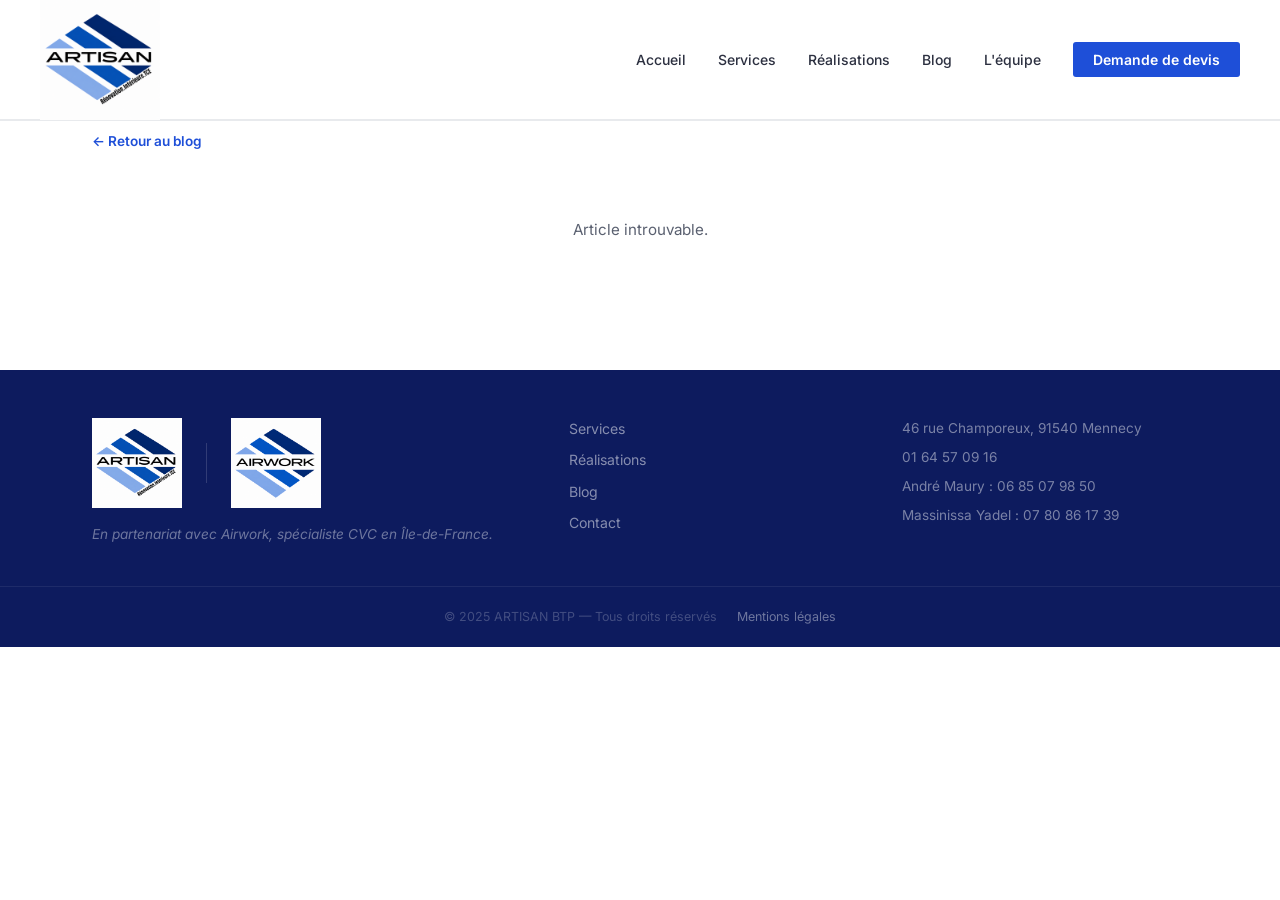
<file: article.html>
<!DOCTYPE html>
<html lang="fr">
<head>
  <meta charset="UTF-8" />
  <meta name="viewport" content="width=device-width, initial-scale=1.0" />
  <title>Article — ARTISAN BTP</title>
  <link rel="icon" type="image/png" href="images/favicon-32.png" />
  <link rel="apple-touch-icon" href="images/favicon-180.png" />
  <link rel="stylesheet" href="css/style.css" />
  <link rel="stylesheet" href="css/pages.css" />
  <link href="https://fonts.googleapis.com/css2?family=Inter:wght@300;400;500;600;700&display=swap" rel="stylesheet" />
</head>
<body>

  <!-- NAV -->
  <nav class="nav nav--light" id="nav">
    <a href="index.html" class="nav__logo">
      <img src="images/logo.png" alt="ARTISAN BTP" class="nav__logo-img" />
    </a>
    <ul class="nav__links">
      <li><a href="index.html">Accueil</a></li>
      <li><a href="services.html">Services</a></li>
      <li><a href="realisations.html">Réalisations</a></li>
      <li><a href="blog.html">Blog</a></li>
      <li><a href="index.html#equipe">L'équipe</a></li>
      <li><a href="index.html#contact" class="nav__cta">Demande de devis</a></li>
    </ul>
    <button class="nav__burger" id="burger" aria-label="Menu">
      <span></span><span></span><span></span>
    </button>
  </nav>

  <!-- MENU MOBILE -->
  <div class="mobile-menu" id="mobileMenu">
    <button class="mobile-menu__close" id="mobileClose">&#10005;</button>
    <ul>
      <li><a href="index.html" class="mobile-link">Accueil</a></li>
      <li><a href="services.html" class="mobile-link">Services</a></li>
      <li><a href="realisations.html" class="mobile-link">Réalisations</a></li>
      <li><a href="blog.html" class="mobile-link">Blog</a></li>
      <li><a href="index.html#equipe" class="mobile-link">L'équipe</a></li>
      <li><a href="index.html#contact" class="mobile-link">Contact</a></li>
    </ul>
  </div>

  <section class="article-section">
    <div class="container">
      <a href="blog.html" class="article__back">&larr; Retour au blog</a>
      <div id="articleContent" class="article">
        <p class="blog-empty">Chargement de l'article…</p>
      </div>
    </div>
  </section>

  <!-- FOOTER -->
  <footer class="footer">
    <div class="container footer__inner">
      <div class="footer__left">
        <div class="footer__logos">
          <img src="images/logo.png" alt="ARTISAN BTP" class="footer__logo-img" />
          <div class="footer__partenaire-sep"></div>
          <a href="https://airwork-cvc.fr/" target="_blank" rel="noopener">
            <img src="images/airwork.png" alt="Airwork CVC" class="footer__logo-partenaire" />
          </a>
        </div>
        <p class="footer__partenaire-text">En partenariat avec Airwork, spécialiste CVC en Île-de-France.</p>
      </div>
      <div class="footer__links">
        <a href="services.html">Services</a>
        <a href="realisations.html">Réalisations</a>
        <a href="blog.html">Blog</a>
        <a href="index.html#contact">Contact</a>
      </div>
      <div class="footer__contact">
        <span>46 rue Champoreux, 91540 Mennecy</span>
        <a href="tel:+33164570916">01 64 57 09 16</a>
        <a href="tel:+33685079850">André Maury : 06 85 07 98 50</a>
        <a href="tel:+33780861739">Massinissa Yadel : 07 80 86 17 39</a>
      </div>
    </div>
    <div class="footer__bottom">
      <div class="container">
        <p>© 2025 ARTISAN BTP — Tous droits réservés</p>
        <a href="mentions-legales.html" class="footer__legal-link">Mentions légales</a>
      </div>
    </div>
  </footer>

  <!-- BANDEAU APPEL MOBILE -->
  <a href="tel:+33164570916" class="mobile-call-bar">
    <svg width="18" height="18" viewBox="0 0 18 18" fill="none"><path d="M4 2h3l1.5 4L6.5 7.5a10 10 0 0 0 4 4l1.5-2 4 1.5v3c0 1-1 1.5-2 1.5C7.5 15.5 2.5 10.5 2.5 4c0-1 .5-2 1.5-2z" stroke="currentColor" stroke-width="1.3" stroke-linejoin="round"/></svg>
    Appeler maintenant — 01 64 57 09 16
  </a>

  <script src="js/pages.js"></script>
  <script src="js/github-config.js"></script>
  <script src="js/blog.js"></script>
</body>
</html>
</file>
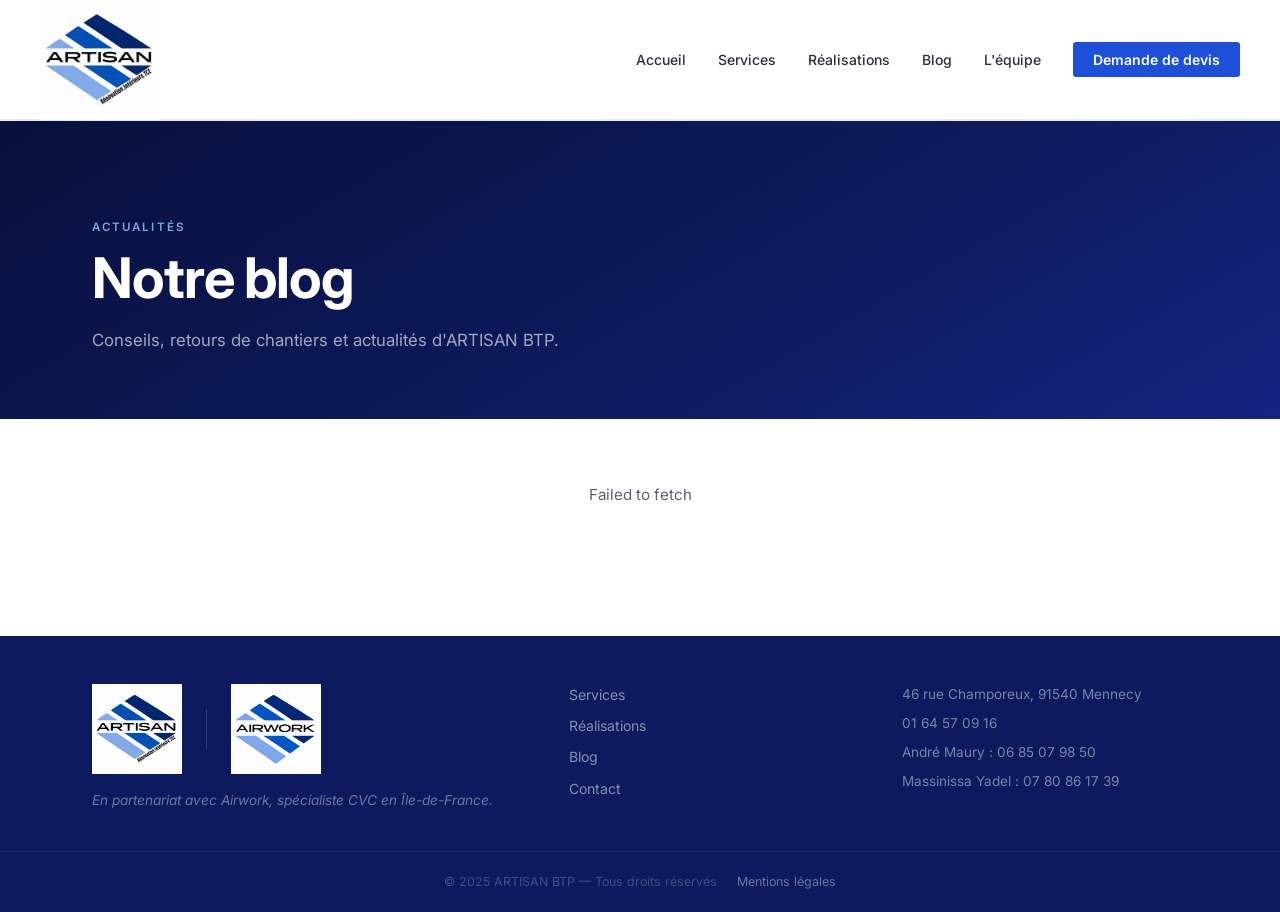
<file: blog.html>
<!DOCTYPE html>
<html lang="fr">
<head>
  <meta charset="UTF-8" />
  <meta name="viewport" content="width=device-width, initial-scale=1.0" />
  <title>Blog — ARTISAN BTP</title>
  <meta name="description" content="Conseils, retours d'expérience et actualités de nos chantiers de rénovation en Île-de-France." />
  <link rel="icon" type="image/png" href="images/favicon-32.png" />
  <link rel="apple-touch-icon" href="images/favicon-180.png" />
  <link rel="stylesheet" href="css/style.css" />
  <link rel="stylesheet" href="css/pages.css" />
  <link href="https://fonts.googleapis.com/css2?family=Inter:wght@300;400;500;600;700&display=swap" rel="stylesheet" />
</head>
<body>

  <!-- NAV -->
  <nav class="nav nav--light" id="nav">
    <a href="index.html" class="nav__logo">
      <img src="images/logo.png" alt="ARTISAN BTP" class="nav__logo-img" />
    </a>
    <ul class="nav__links">
      <li><a href="index.html">Accueil</a></li>
      <li><a href="services.html">Services</a></li>
      <li><a href="realisations.html">Réalisations</a></li>
      <li><a href="blog.html">Blog</a></li>
      <li><a href="index.html#equipe">L'équipe</a></li>
      <li><a href="index.html#contact" class="nav__cta">Demande de devis</a></li>
    </ul>
    <button class="nav__burger" id="burger" aria-label="Menu">
      <span></span><span></span><span></span>
    </button>
  </nav>

  <!-- MENU MOBILE -->
  <div class="mobile-menu" id="mobileMenu">
    <button class="mobile-menu__close" id="mobileClose">&#10005;</button>
    <ul>
      <li><a href="index.html" class="mobile-link">Accueil</a></li>
      <li><a href="services.html" class="mobile-link">Services</a></li>
      <li><a href="realisations.html" class="mobile-link">Réalisations</a></li>
      <li><a href="blog.html" class="mobile-link">Blog</a></li>
      <li><a href="index.html#equipe" class="mobile-link">L'équipe</a></li>
      <li><a href="index.html#contact" class="mobile-link">Contact</a></li>
    </ul>
  </div>

  <!-- EN-TÊTE PAGE -->
  <div class="page-header">
    <div class="container">
      <p class="section-eyebrow">Actualités</p>
      <h1 class="page-header__title">Notre blog</h1>
      <p class="page-header__desc">Conseils, retours de chantiers et actualités d'ARTISAN BTP.</p>
    </div>
  </div>

  <section class="blog-section">
    <div class="container">
      <div class="blog-list" id="blogList">
        <p class="blog-empty">Chargement des articles…</p>
      </div>
    </div>
  </section>

  <!-- FOOTER -->
  <footer class="footer">
    <div class="container footer__inner">
      <div class="footer__left">
        <div class="footer__logos">
          <img src="images/logo.png" alt="ARTISAN BTP" class="footer__logo-img" />
          <div class="footer__partenaire-sep"></div>
          <a href="https://airwork-cvc.fr/" target="_blank" rel="noopener">
            <img src="images/airwork.png" alt="Airwork CVC" class="footer__logo-partenaire" />
          </a>
        </div>
        <p class="footer__partenaire-text">En partenariat avec Airwork, spécialiste CVC en Île-de-France.</p>
      </div>
      <div class="footer__links">
        <a href="services.html">Services</a>
        <a href="realisations.html">Réalisations</a>
        <a href="blog.html">Blog</a>
        <a href="index.html#contact">Contact</a>
      </div>
      <div class="footer__contact">
        <span>46 rue Champoreux, 91540 Mennecy</span>
        <a href="tel:+33164570916">01 64 57 09 16</a>
        <a href="tel:+33685079850">André Maury : 06 85 07 98 50</a>
        <a href="tel:+33780861739">Massinissa Yadel : 07 80 86 17 39</a>
      </div>
    </div>
    <div class="footer__bottom">
      <div class="container">
        <p>© 2025 ARTISAN BTP — Tous droits réservés</p>
        <a href="mentions-legales.html" class="footer__legal-link">Mentions légales</a>
      </div>
    </div>
  </footer>

  <!-- BANDEAU APPEL MOBILE -->
  <a href="tel:+33164570916" class="mobile-call-bar">
    <svg width="18" height="18" viewBox="0 0 18 18" fill="none"><path d="M4 2h3l1.5 4L6.5 7.5a10 10 0 0 0 4 4l1.5-2 4 1.5v3c0 1-1 1.5-2 1.5C7.5 15.5 2.5 10.5 2.5 4c0-1 .5-2 1.5-2z" stroke="currentColor" stroke-width="1.3" stroke-linejoin="round"/></svg>
    Appeler maintenant — 01 64 57 09 16
  </a>

  <script src="js/pages.js"></script>
  <script src="js/github-config.js"></script>
  <script src="js/blog.js"></script>
</body>
</html>
</file>
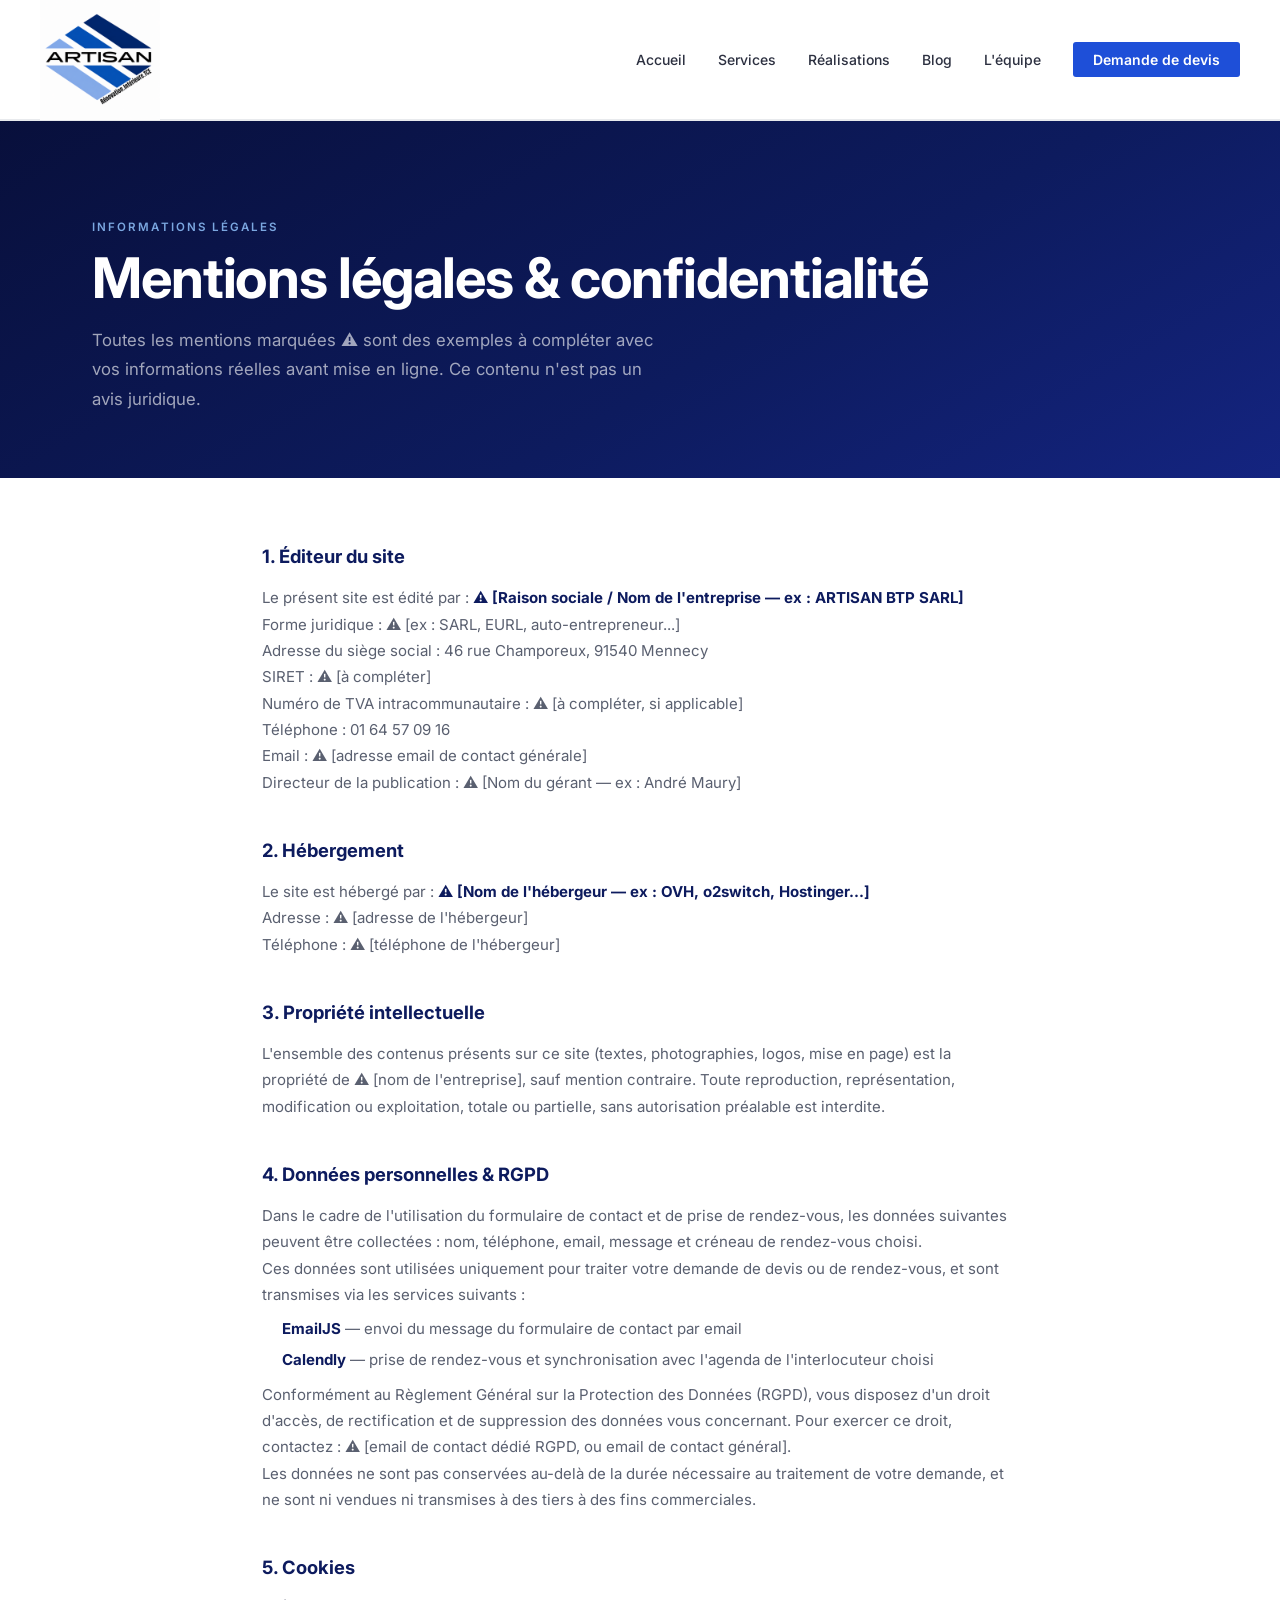
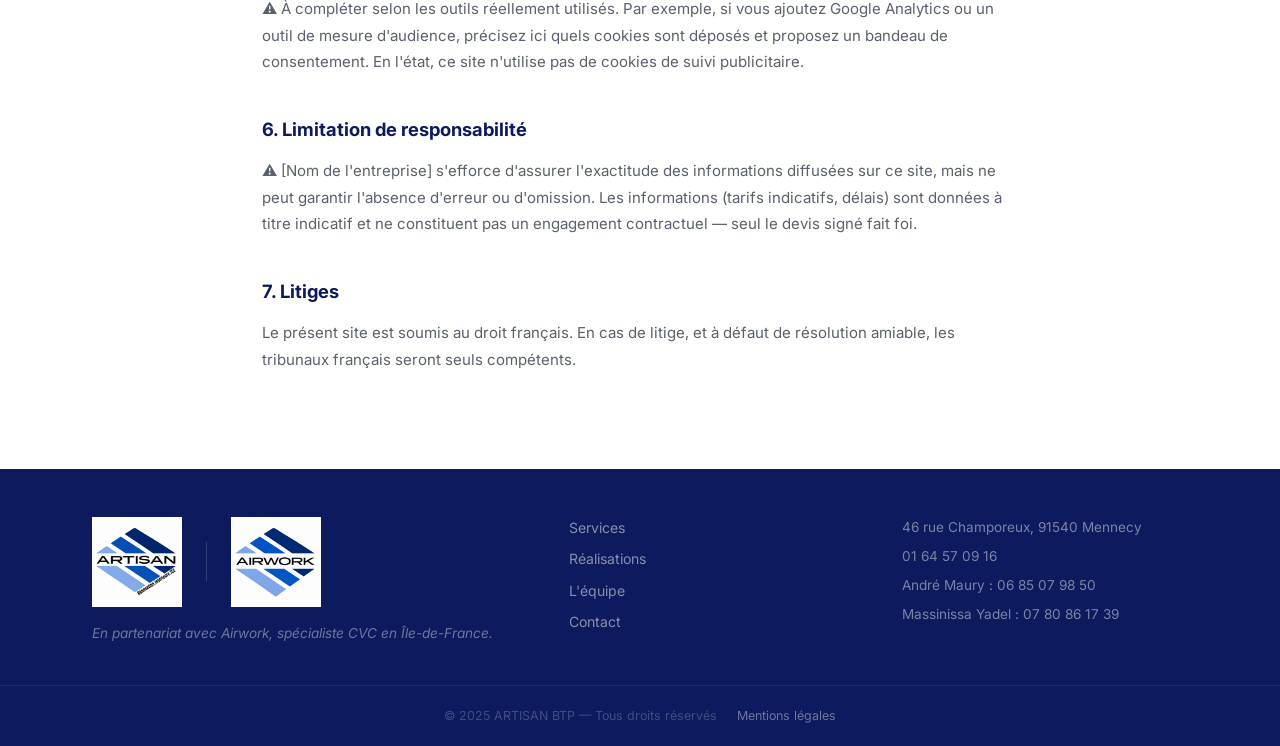
<file: mentions-legales.html>
<!DOCTYPE html>
<html lang="fr">
<head>
  <meta charset="UTF-8" />
  <meta name="viewport" content="width=device-width, initial-scale=1.0" />
  <title>Mentions légales — ARTISAN BTP</title>
  <meta name="description" content="Mentions légales et politique de confidentialité du site ARTISAN BTP." />
  <link rel="icon" type="image/png" href="images/favicon-32.png" />
  <link rel="apple-touch-icon" href="images/favicon-180.png" />
  <link rel="stylesheet" href="css/style.css" />
  <link rel="stylesheet" href="css/pages.css" />
  <link href="https://fonts.googleapis.com/css2?family=Inter:wght@300;400;500;600;700&display=swap" rel="stylesheet" />
</head>
<body>

  <!-- NAV -->
  <nav class="nav nav--light" id="nav">
    <a href="index.html" class="nav__logo">
      <img src="images/logo.png" alt="ARTISAN BTP" class="nav__logo-img" />
    </a>
    <ul class="nav__links">
      <li><a href="index.html">Accueil</a></li>
      <li><a href="services.html">Services</a></li>
      <li><a href="realisations.html">Réalisations</a></li>
      <li><a href="blog.html">Blog</a></li>
      <li><a href="index.html#equipe">L'équipe</a></li>
      <li><a href="index.html#contact" class="nav__cta">Demande de devis</a></li>
    </ul>
    <button class="nav__burger" id="burger" aria-label="Menu">
      <span></span><span></span><span></span>
    </button>
  </nav>

  <!-- MENU MOBILE -->
  <div class="mobile-menu" id="mobileMenu">
    <button class="mobile-menu__close" id="mobileClose">&#10005;</button>
    <ul>
      <li><a href="index.html" class="mobile-link">Accueil</a></li>
      <li><a href="services.html" class="mobile-link">Services</a></li>
      <li><a href="realisations.html" class="mobile-link">Réalisations</a></li>
      <li><a href="blog.html" class="mobile-link">Blog</a></li>
      <li><a href="index.html#equipe" class="mobile-link">L'équipe</a></li>
      <li><a href="index.html#contact" class="mobile-link">Contact</a></li>
    </ul>
  </div>

  <!-- EN-TÊTE PAGE -->
  <div class="page-header">
    <div class="container">
      <p class="section-eyebrow">Informations légales</p>
      <h1 class="page-header__title">Mentions légales &amp; confidentialité</h1>
      <p class="page-header__desc">
        Toutes les mentions marquées ⚠️ sont des exemples à compléter avec vos informations réelles avant mise en ligne. Ce contenu n'est pas un avis juridique.
      </p>
    </div>
  </div>

  <section class="legal-page">
    <div class="container legal-page__inner">

      <h2>1. Éditeur du site</h2>
      <p>
        Le présent site est édité par : <strong>⚠️ [Raison sociale / Nom de l'entreprise — ex : ARTISAN BTP SARL]</strong><br />
        Forme juridique : ⚠️ [ex : SARL, EURL, auto-entrepreneur...]<br />
        Adresse du siège social : 46 rue Champoreux, 91540 Mennecy<br />
        SIRET : ⚠️ [à compléter]<br />
        Numéro de TVA intracommunautaire : ⚠️ [à compléter, si applicable]<br />
        Téléphone : 01 64 57 09 16<br />
        Email : ⚠️ [adresse email de contact générale]<br />
        Directeur de la publication : ⚠️ [Nom du gérant — ex : André Maury]
      </p>

      <h2>2. Hébergement</h2>
      <p>
        Le site est hébergé par : <strong>⚠️ [Nom de l'hébergeur — ex : OVH, o2switch, Hostinger...]</strong><br />
        Adresse : ⚠️ [adresse de l'hébergeur]<br />
        Téléphone : ⚠️ [téléphone de l'hébergeur]
      </p>

      <h2>3. Propriété intellectuelle</h2>
      <p>
        L'ensemble des contenus présents sur ce site (textes, photographies, logos, mise en page) est la propriété de ⚠️ [nom de l'entreprise], sauf mention contraire. Toute reproduction, représentation, modification ou exploitation, totale ou partielle, sans autorisation préalable est interdite.
      </p>

      <h2>4. Données personnelles &amp; RGPD</h2>
      <p>
        Dans le cadre de l'utilisation du formulaire de contact et de prise de rendez-vous, les données suivantes peuvent être collectées : nom, téléphone, email, message et créneau de rendez-vous choisi.
      </p>
      <p>
        Ces données sont utilisées uniquement pour traiter votre demande de devis ou de rendez-vous, et sont transmises via les services suivants :
      </p>
      <ul>
        <li><strong>EmailJS</strong> — envoi du message du formulaire de contact par email</li>
        <li><strong>Calendly</strong> — prise de rendez-vous et synchronisation avec l'agenda de l'interlocuteur choisi</li>
      </ul>
      <p>
        Conformément au Règlement Général sur la Protection des Données (RGPD), vous disposez d'un droit d'accès, de rectification et de suppression des données vous concernant. Pour exercer ce droit, contactez : ⚠️ [email de contact dédié RGPD, ou email de contact général].
      </p>
      <p>
        Les données ne sont pas conservées au-delà de la durée nécessaire au traitement de votre demande, et ne sont ni vendues ni transmises à des tiers à des fins commerciales.
      </p>

      <h2>5. Cookies</h2>
      <p>
        ⚠️ À compléter selon les outils réellement utilisés. Par exemple, si vous ajoutez Google Analytics ou un outil de mesure d'audience, précisez ici quels cookies sont déposés et proposez un bandeau de consentement. En l'état, ce site n'utilise pas de cookies de suivi publicitaire.
      </p>

      <h2>6. Limitation de responsabilité</h2>
      <p>
        ⚠️ [Nom de l'entreprise] s'efforce d'assurer l'exactitude des informations diffusées sur ce site, mais ne peut garantir l'absence d'erreur ou d'omission. Les informations (tarifs indicatifs, délais) sont données à titre indicatif et ne constituent pas un engagement contractuel — seul le devis signé fait foi.
      </p>

      <h2>7. Litiges</h2>
      <p>
        Le présent site est soumis au droit français. En cas de litige, et à défaut de résolution amiable, les tribunaux français seront seuls compétents.
      </p>

    </div>
  </section>

  <!-- FOOTER -->
  <footer class="footer">
    <div class="container footer__inner">
      <div class="footer__left">
        <div class="footer__logos">
          <img src="images/logo.png" alt="ARTISAN BTP" class="footer__logo-img" />
          <div class="footer__partenaire-sep"></div>
          <a href="https://airwork-cvc.fr/" target="_blank" rel="noopener">
            <img src="images/airwork.png" alt="Airwork CVC" class="footer__logo-partenaire" />
          </a>
        </div>
        <p class="footer__partenaire-text">En partenariat avec Airwork, spécialiste CVC en Île-de-France.</p>
      </div>
      <div class="footer__links">
        <a href="services.html">Services</a>
        <a href="realisations.html">Réalisations</a>
        <a href="index.html#equipe">L'équipe</a>
        <a href="index.html#contact">Contact</a>
      </div>
      <div class="footer__contact">
        <span>46 rue Champoreux, 91540 Mennecy</span>
        <a href="tel:+33164570916">01 64 57 09 16</a>
        <a href="tel:+33685079850">André Maury : 06 85 07 98 50</a>
        <a href="tel:+33780861739">Massinissa Yadel : 07 80 86 17 39</a>
      </div>
    </div>
    <div class="footer__bottom">
      <div class="container">
        <p>© 2025 ARTISAN BTP — Tous droits réservés</p>
        <a href="mentions-legales.html" class="footer__legal-link">Mentions légales</a>
      </div>
    </div>
  </footer>

  <!-- BANDEAU APPEL MOBILE -->
  <a href="tel:+33164570916" class="mobile-call-bar">
    <svg width="18" height="18" viewBox="0 0 18 18" fill="none"><path d="M4 2h3l1.5 4L6.5 7.5a10 10 0 0 0 4 4l1.5-2 4 1.5v3c0 1-1 1.5-2 1.5C7.5 15.5 2.5 10.5 2.5 4c0-1 .5-2 1.5-2z" stroke="currentColor" stroke-width="1.3" stroke-linejoin="round"/></svg>
    Appeler maintenant — 01 64 57 09 16
  </a>

  <script src="js/pages.js"></script>
</body>
</html>
</file>
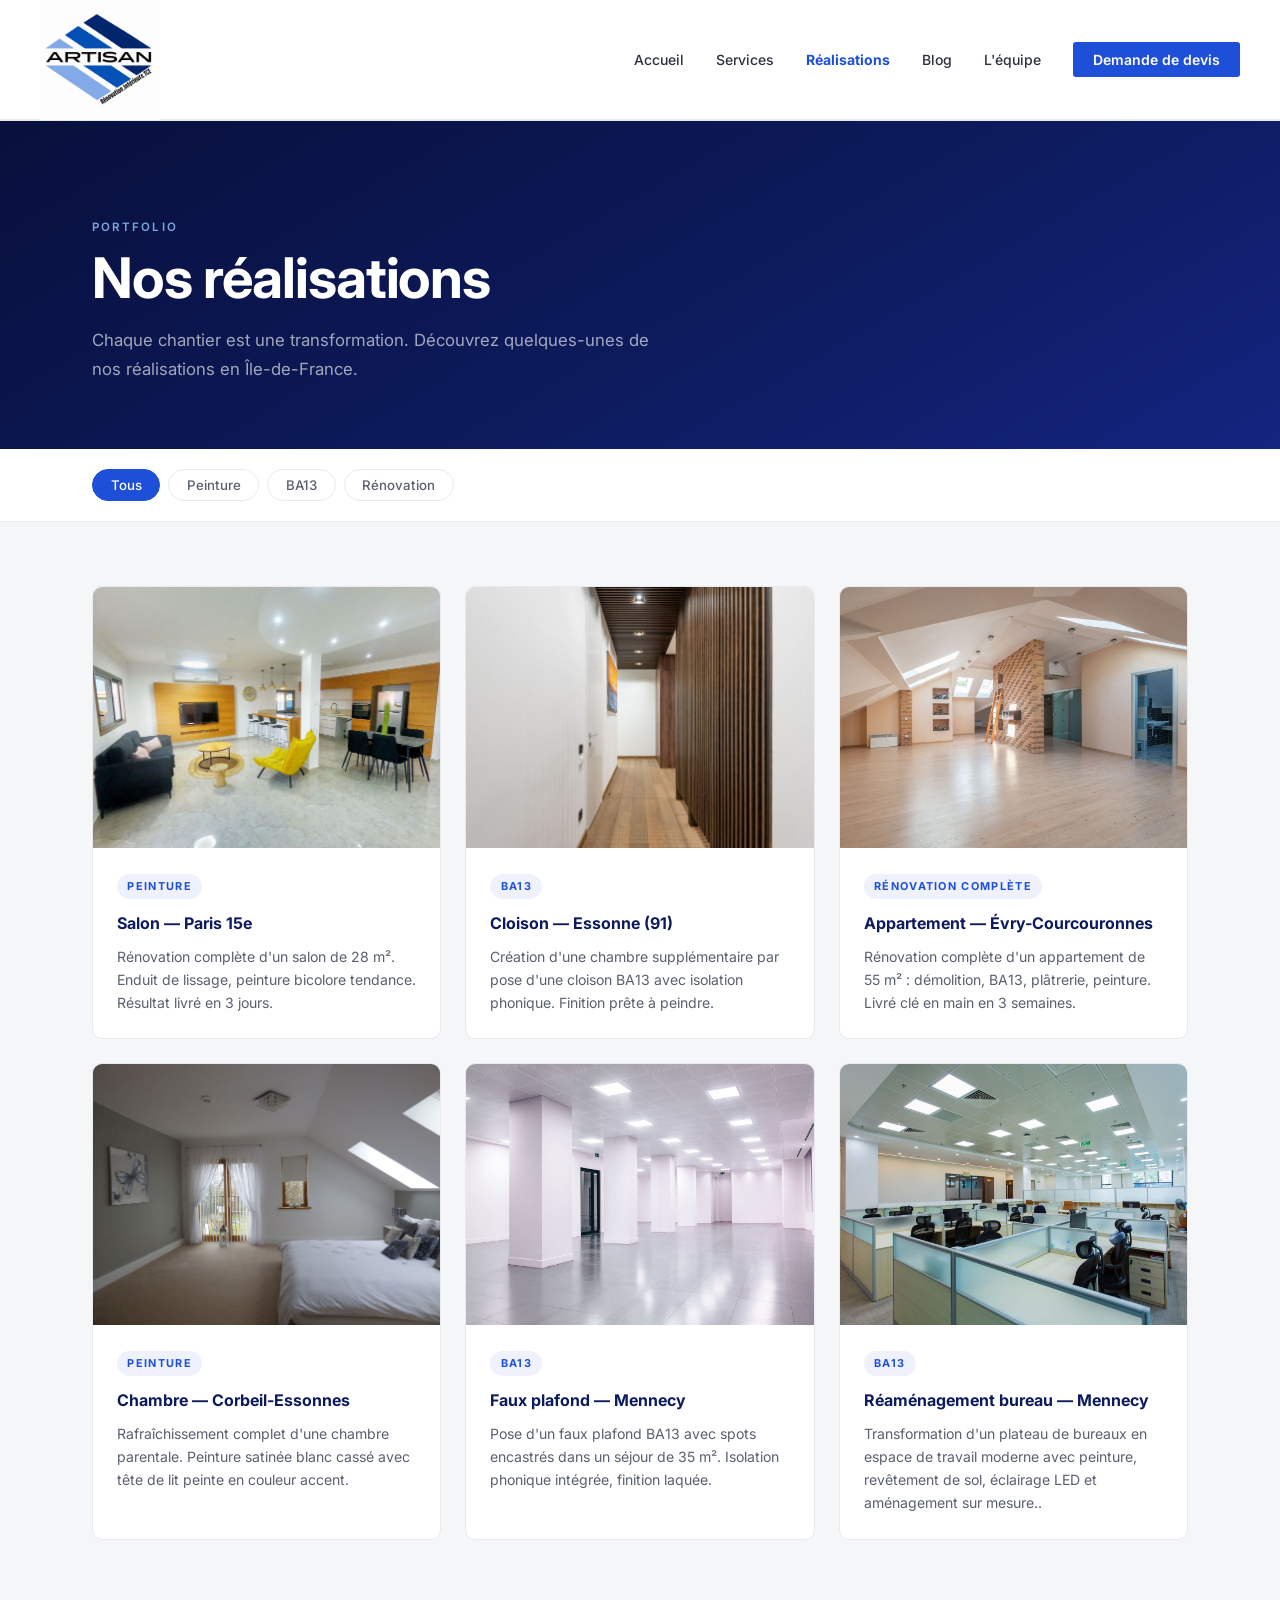
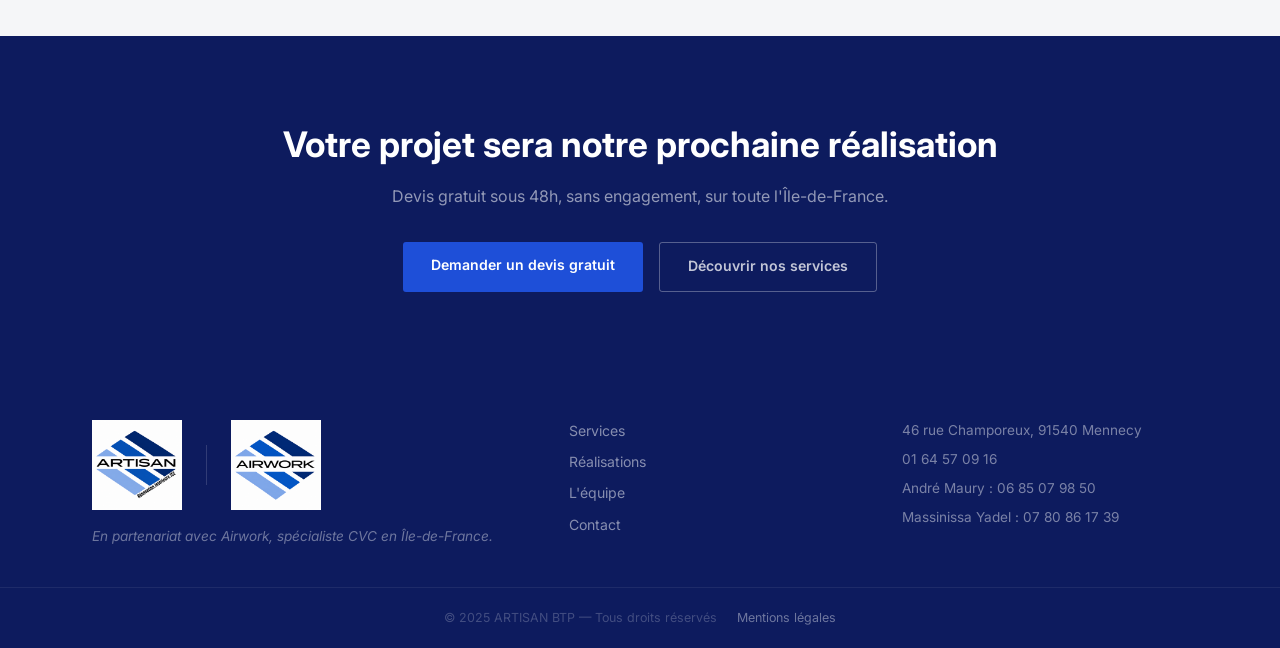
<file: realisations.html>
<!DOCTYPE html>
<html lang="fr">
<head>
  <meta charset="UTF-8" />
  <meta name="viewport" content="width=device-width, initial-scale=1.0" />
  <title>Nos Réalisations — ARTISAN BTP</title>
  <meta name="description" content="Découvrez nos chantiers réalisés en Île-de-France : rénovations, peinture, BA13 et transformations complètes d'intérieurs par ARTISAN BTP." />
  <link rel="icon" type="image/png" href="images/favicon-32.png" />
  <link rel="apple-touch-icon" href="images/favicon-180.png" />
  <link rel="stylesheet" href="css/style.css" />
  <link rel="stylesheet" href="css/pages.css" />
  <link href="https://fonts.googleapis.com/css2?family=Inter:wght@300;400;500;600;700&display=swap" rel="stylesheet" />
</head>
<body>

  <!-- NAV -->
  <nav class="nav nav--light" id="nav">
    <a href="index.html" class="nav__logo">
      <img src="images/logo.png" alt="ARTISAN BTP" class="nav__logo-img" />
    </a>
    <ul class="nav__links">
      <li><a href="index.html">Accueil</a></li>
      <li><a href="services.html">Services</a></li>
      <li><a href="realisations.html" class="nav__active">Réalisations</a></li>
      <li><a href="blog.html">Blog</a></li>
      <li><a href="index.html#equipe">L'équipe</a></li>
      <li><a href="index.html#contact" class="nav__cta">Demande de devis</a></li>
    </ul>
    <button class="nav__burger" id="burger" aria-label="Menu">
      <span></span><span></span><span></span>
    </button>
  </nav>

  <!-- MENU MOBILE -->
  <div class="mobile-menu" id="mobileMenu">
    <button class="mobile-menu__close" id="mobileClose">&#10005;</button>
    <ul>
      <li><a href="index.html" class="mobile-link">Accueil</a></li>
      <li><a href="services.html" class="mobile-link">Services</a></li>
      <li><a href="realisations.html" class="mobile-link">Réalisations</a></li>
      <li><a href="blog.html" class="mobile-link">Blog</a></li>
      <li><a href="index.html#equipe" class="mobile-link">L'équipe</a></li>
      <li><a href="index.html#contact" class="mobile-link">Contact</a></li>
    </ul>
  </div>

  <!-- EN-TÊTE PAGE -->
  <div class="page-header">
    <div class="container">
      <p class="section-eyebrow">Portfolio</p>
      <h1 class="page-header__title reveal-up">Nos réalisations</h1>
      <p class="page-header__desc reveal-up">Chaque chantier est une transformation. Découvrez quelques-unes de nos réalisations en Île-de-France.</p>
    </div>
  </div>

  <!-- FILTRES -->
  <div class="real-filtres">
    <div class="container">
      <button class="filtre actif" data-filtre="tous">Tous</button>
      <button class="filtre" data-filtre="peinture">Peinture</button>
      <button class="filtre" data-filtre="ba13">BA13</button>
      <button class="filtre" data-filtre="renovation">Rénovation</button>
    </div>
  </div>

  <!-- GRILLE RÉALISATIONS -->
  <section class="real-section">
    <div class="container">
      <div class="real-grid" id="galerie">

        <!-- Photo 1 — nommez le fichier : images/realisation-1.jpg -->
        <div class="real-card" data-cat="peinture">
          <div class="real-card__img">
            <img src="images/realisation-1.jpg" alt="Salon peinture" loading="lazy"
              onerror="this.parentElement.classList.add('real-card__img--placeholder'); this.style.display='none';" />
            <div class="real-card__placeholder"><span>images/realisation-1.jpg</span></div>
          </div>
          <div class="real-card__body reveal-left">
            <span class="real-card__cat">Peinture</span>
            <h3>Salon — Paris 15e</h3>
            <p>Rénovation complète d'un salon de 28 m². Enduit de lissage, peinture bicolore tendance. Résultat livré en 3 jours.</p>
          </div>
        </div>

        <!-- Photo 2 — nommez le fichier : images/realisation-2.jpg -->
        <div class="real-card" data-cat="ba13">
          <div class="real-card__img">
            <img src="images/realisation-2.jpg" alt="Cloison BA13" loading="lazy"
              onerror="this.parentElement.classList.add('real-card__img--placeholder'); this.style.display='none';" />
            <div class="real-card__placeholder"><span>images/realisation-2.jpg</span></div>
          </div>
          <div class="real-card__body reveal-left">
            <span class="real-card__cat">BA13</span>
            <h3>Cloison — Essonne (91)</h3>
            <p>Création d'une chambre supplémentaire par pose d'une cloison BA13 avec isolation phonique. Finition prête à peindre.</p>
          </div>
        </div>

        <!-- Photo 3 — nommez le fichier : images/realisation-3.jpg -->
        <div class="real-card" data-cat="renovation">
          <div class="real-card__img">
            <img src="images/realisation-3.jpg" alt="Rénovation cuisine" loading="lazy"
              onerror="this.parentElement.classList.add('real-card__img--placeholder'); this.style.display='none';" />
            <div class="real-card__placeholder"><span>images/realisation-3.jpg</span></div>
          </div>
          <div class="real-card__body reveal-left">
            <span class="real-card__cat">Rénovation complète</span>
            <h3>Appartement — Évry-Courcouronnes</h3>
            <p>Rénovation complète d'un appartement de 55 m² : démolition, BA13, plâtrerie, peinture. Livré clé en main en 3 semaines.</p>
          </div>
        </div>

        <!-- Photo 4 — nommez le fichier : images/realisation-4.jpg -->
        <div class="real-card" data-cat="peinture">
          <div class="real-card__img">
            <img src="images/realisation-4.jpg" alt="Chambre peinture" loading="lazy"
              onerror="this.parentElement.classList.add('real-card__img--placeholder'); this.style.display='none';" />
            <div class="real-card__placeholder"><span>images/realisation-4.jpg</span></div>
          </div>
          <div class="real-card__body reveal-left">
            <span class="real-card__cat">Peinture</span>
            <h3>Chambre — Corbeil-Essonnes</h3>
            <p>Rafraîchissement complet d'une chambre parentale. Peinture satinée blanc cassé avec tête de lit peinte en couleur accent.</p>
          </div>
        </div>

        <!-- Photo 5 — nommez le fichier : images/realisation-5.jpg -->
        <div class="real-card" data-cat="ba13">
          <div class="real-card__img">
            <img src="images/realisation-5.jpg" alt="Faux plafond" loading="lazy"
              onerror="this.parentElement.classList.add('real-card__img--placeholder'); this.style.display='none';" />
            <div class="real-card__placeholder"><span>images/realisation-5.jpg</span></div>
          </div>
          <div class="real-card__body reveal-left">
            <span class="real-card__cat">BA13</span>
            <h3>Faux plafond — Mennecy</h3>
            <p>Pose d'un faux plafond BA13 avec spots encastrés dans un séjour de 35 m². Isolation phonique intégrée, finition laquée.</p>
          </div>
        </div>


        <!-- Photo 6 — nommez le fichier : images/realisation-6.jpg -->
        <div class="real-card" data-cat="ba13">
          <div class="real-card__img">
            <img src="images/realisation-6.jpg" alt="Réaménagement bureau" loading="lazy"
              onerror="this.parentElement.classList.add('real-card__img--placeholder'); this.style.display='none';" />
            <div class="real-card__placeholder"><span>images/realisation-6.jpg</span></div>
          </div>
          <div class="real-card__body reveal-left">
            <span class="real-card__cat">BA13</span>
            <h3>Réaménagement bureau — Mennecy</h3>
            <p>Transformation d'un plateau de bureaux en espace de travail moderne avec peinture, revêtement de sol, éclairage LED et aménagement sur mesure..</p>
          </div>
        </div>

      </div>
    </div>
  </section>

  <!-- LIGHTBOX -->
  <div class="lightbox" id="lightbox">
    <button class="lightbox__close" id="lightboxClose">&#10005;</button>
    <div class="lightbox__content" id="lightboxContent"></div>
    <p class="lightbox__caption" id="lightboxCaption"></p>
  </div>

  <!-- CTA -->
  <section class="page-cta">
    <div class="container">
      <h2 class="reveal-up">Votre projet sera notre prochaine réalisation</h2>
      <p class="reveal-up">Devis gratuit sous 48h, sans engagement, sur toute l'Île-de-France.</p>
      <div class="page-cta__actions reveal-up">
        <a href="index.html#contact" class="btn btn--primary">Demander un devis gratuit</a>
        <a href="services.html" class="btn btn--ghost-dark">Découvrir nos services</a>
      </div>
    </div>
  </section>

  <!-- FOOTER -->
  <footer class="footer">
    <div class="container footer__inner">
      <div class="footer__left">
        <div class="footer__logos">
          <img src="images/logo.png" alt="ARTISAN BTP" class="footer__logo-img" />
          <div class="footer__partenaire-sep"></div>
          <a href="https://airwork-cvc.fr/" target="_blank" rel="noopener">
            <img src="images/airwork.png" alt="Airwork CVC" class="footer__logo-partenaire" />
          </a>
        </div>
        <p class="footer__partenaire-text">En partenariat avec Airwork, spécialiste CVC en Île-de-France.</p>
      </div>
      <div class="footer__links">
        <a href="services.html">Services</a>
        <a href="realisations.html">Réalisations</a>
        <a href="index.html#equipe">L'équipe</a>
        <a href="index.html#contact">Contact</a>
      </div>
      <div class="footer__contact">
        <span>46 rue Champoreux, 91540 Mennecy</span>
        <a href="tel:+33164570916">01 64 57 09 16</a>
        <a href="tel:+33685079850">André Maury : 06 85 07 98 50</a>
        <a href="tel:+33780861739">Massinissa Yadel : 07 80 86 17 39</a>
      </div>
    </div>
    <div class="footer__bottom">
      <div class="container">
        <p>© 2025 ARTISAN BTP — Tous droits réservés</p>
      <a href="mentions-legales.html" class="footer__legal-link">Mentions légales</a>
      </div>
    </div>
  </footer>

  <!-- BANDEAU APPEL MOBILE -->
  <a href="tel:+33164570916" class="mobile-call-bar">
    <svg width="18" height="18" viewBox="0 0 18 18" fill="none"><path d="M4 2h3l1.5 4L6.5 7.5a10 10 0 0 0 4 4l1.5-2 4 1.5v3c0 1-1 1.5-2 1.5C7.5 15.5 2.5 10.5 2.5 4c0-1 .5-2 1.5-2z" stroke="currentColor" stroke-width="1.3" stroke-linejoin="round"/></svg>
    Appeler maintenant — 01 64 57 09 16
  </a>

  <script src="js/pages.js"></script>
</body>
</html>
</file>
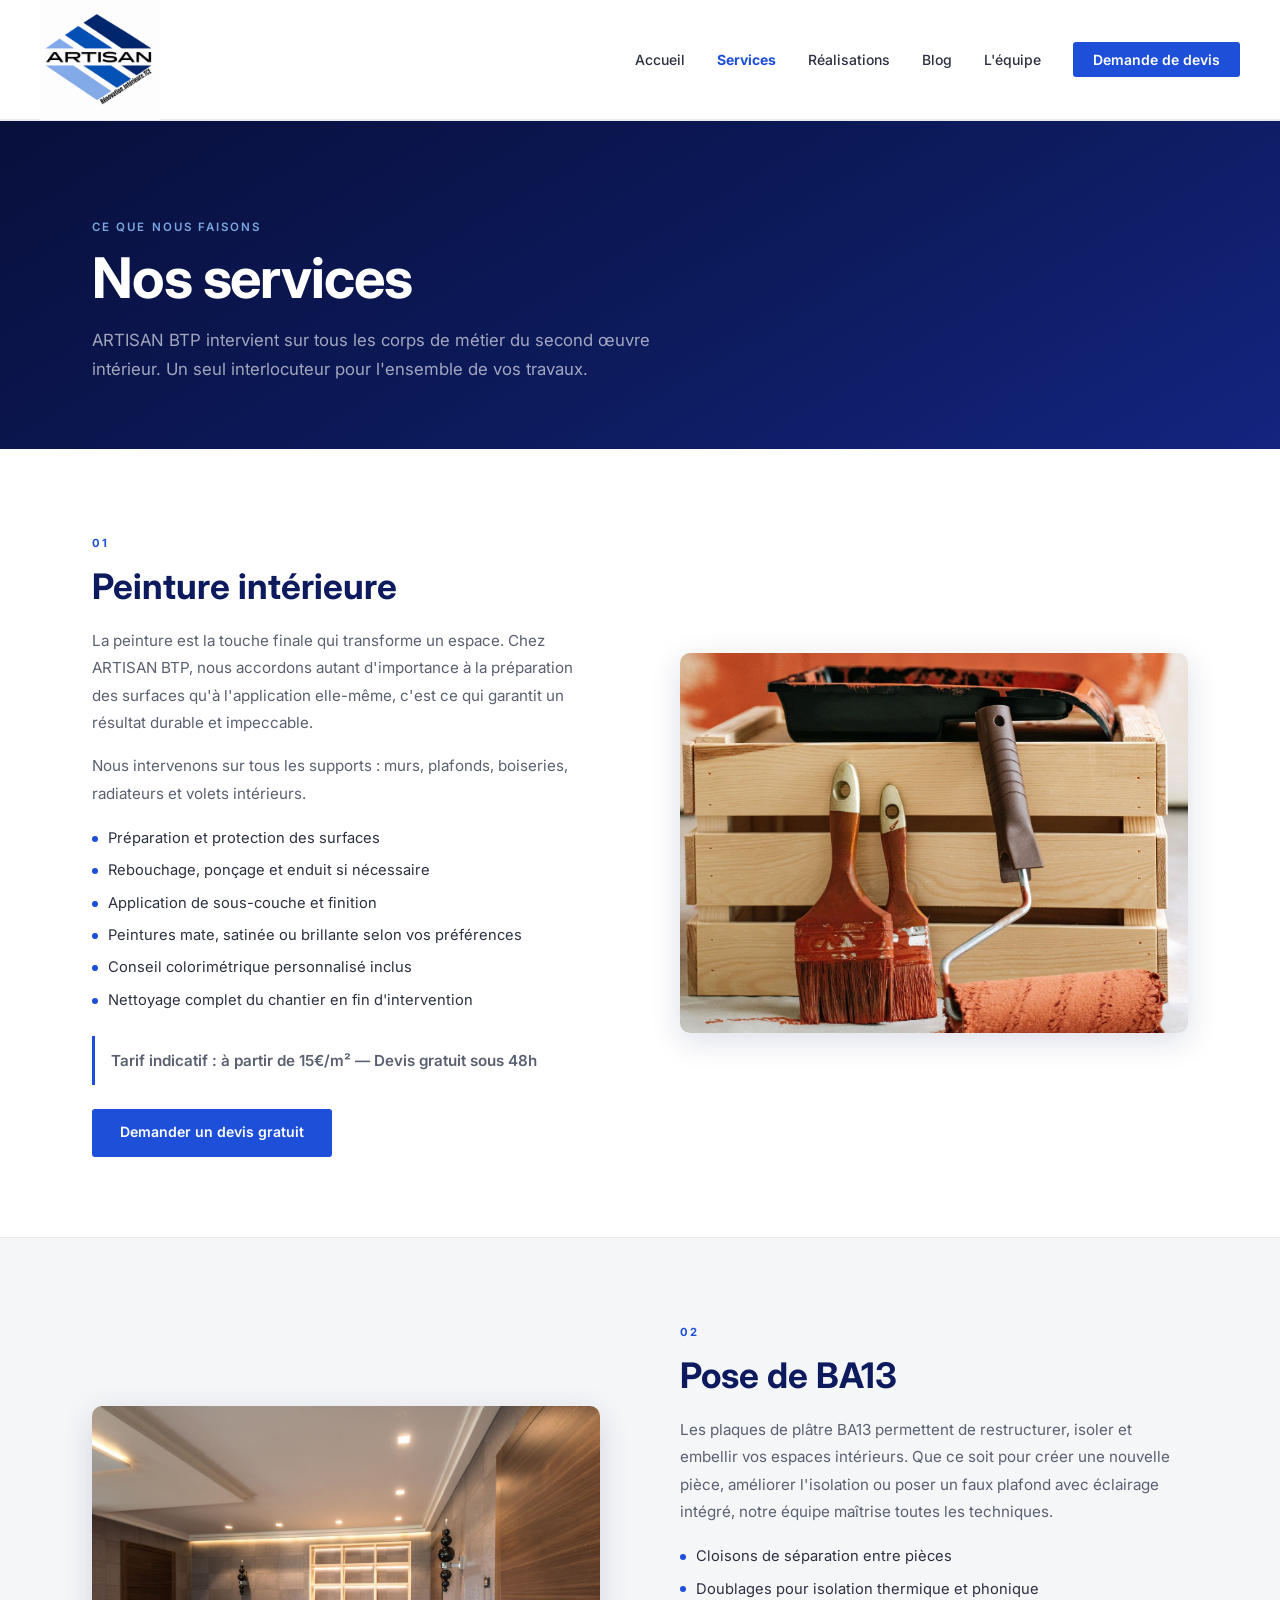
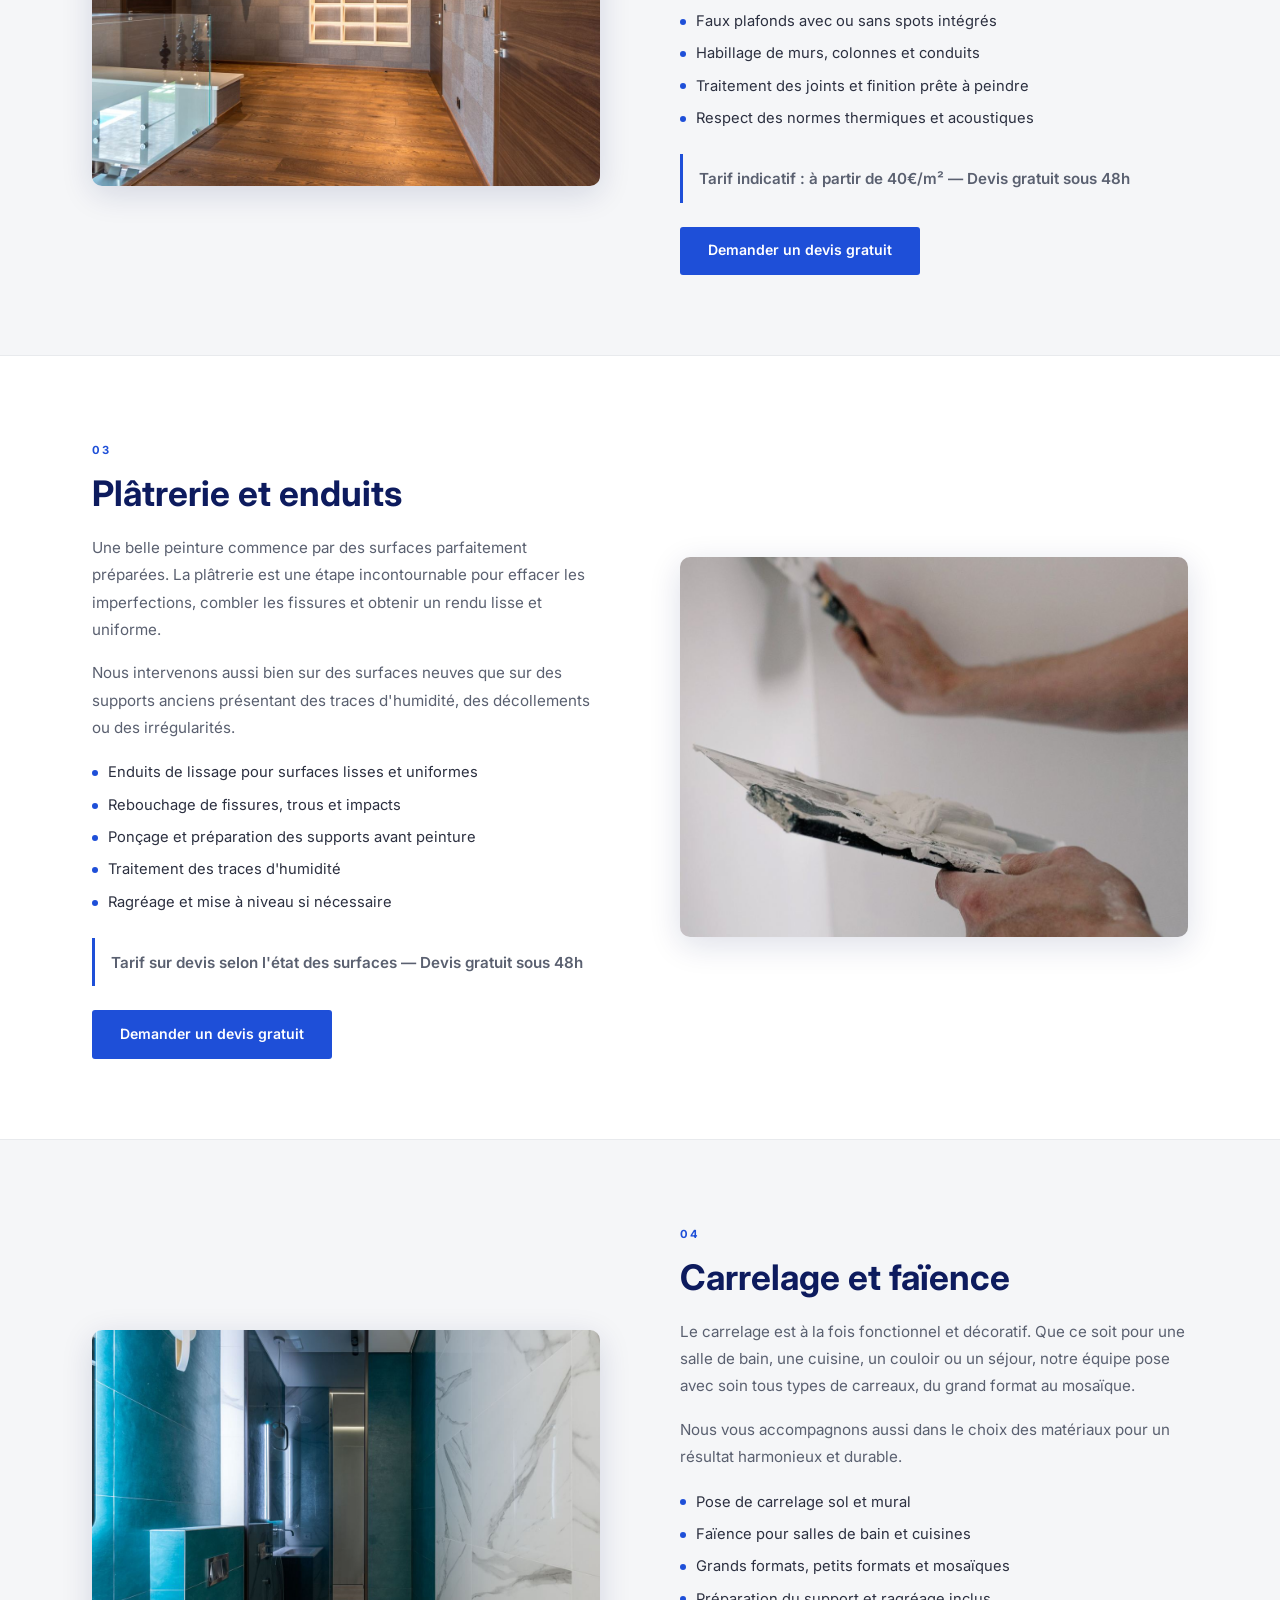
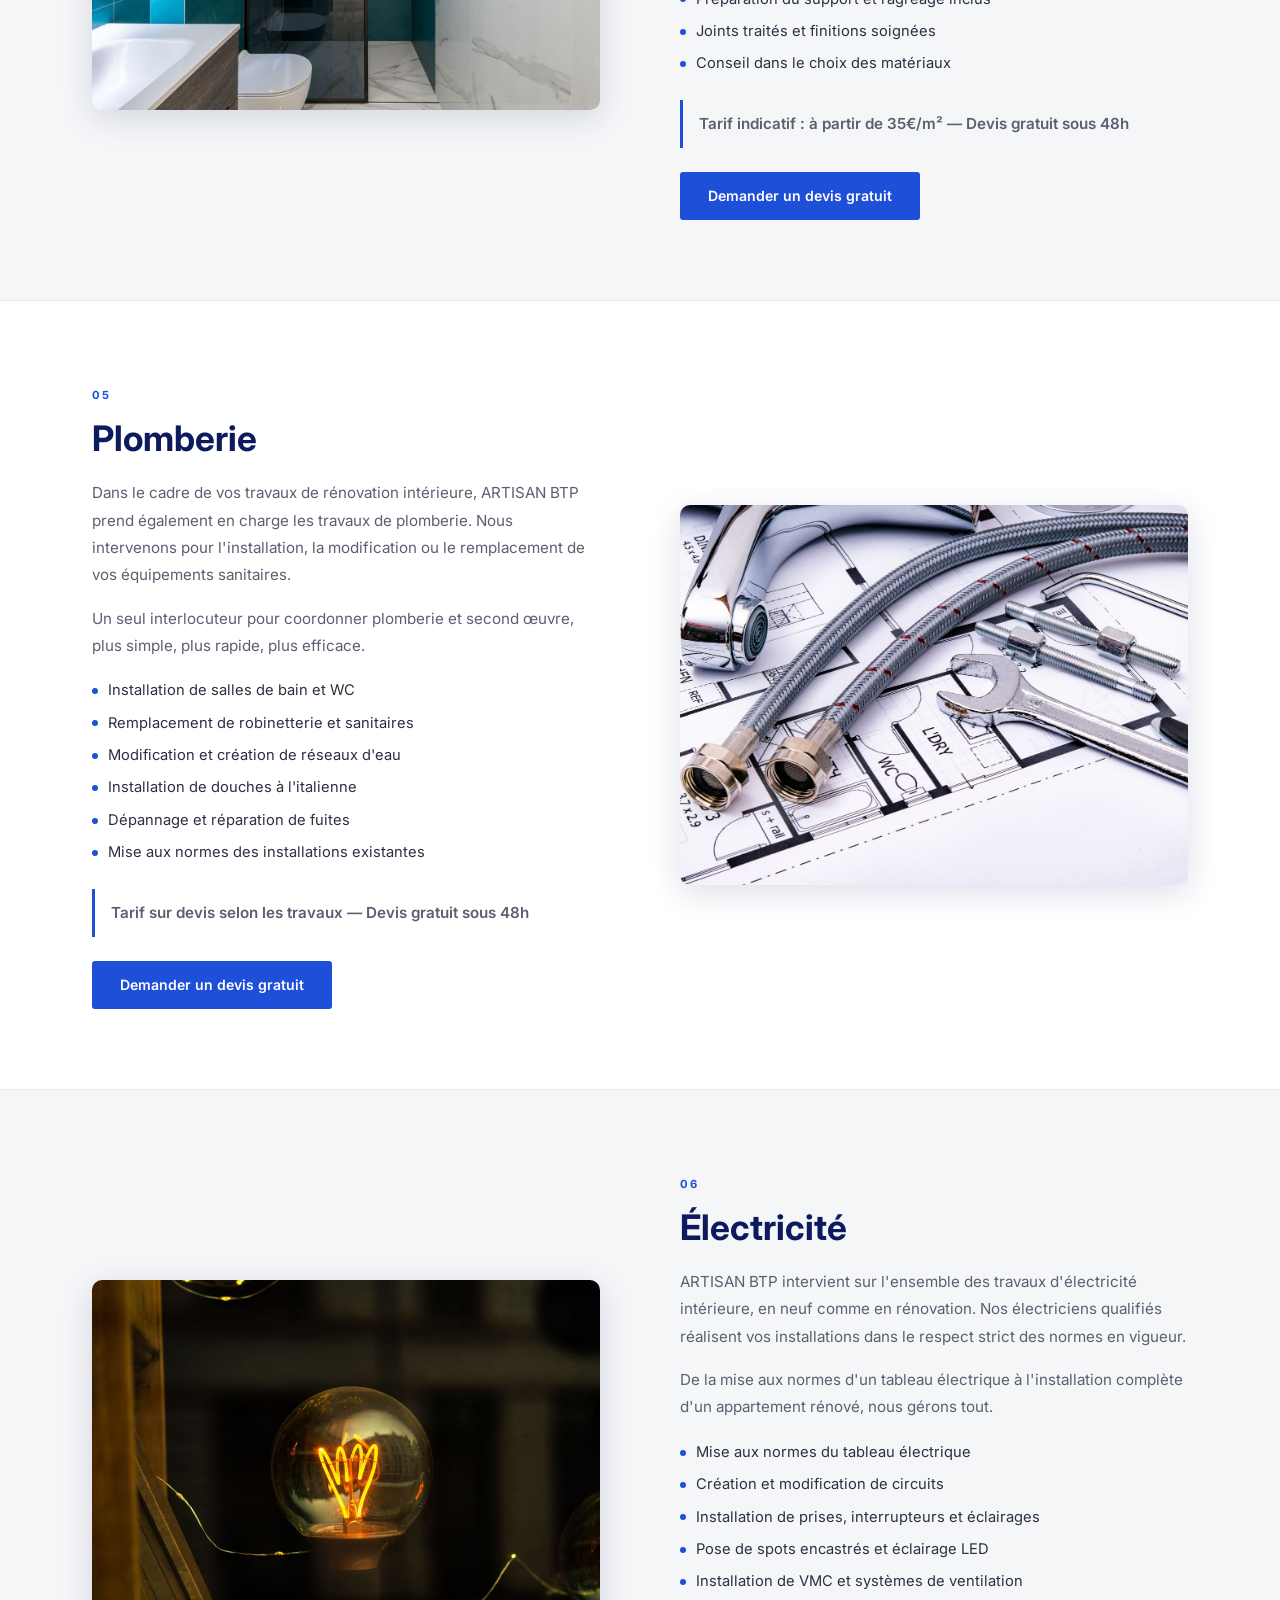
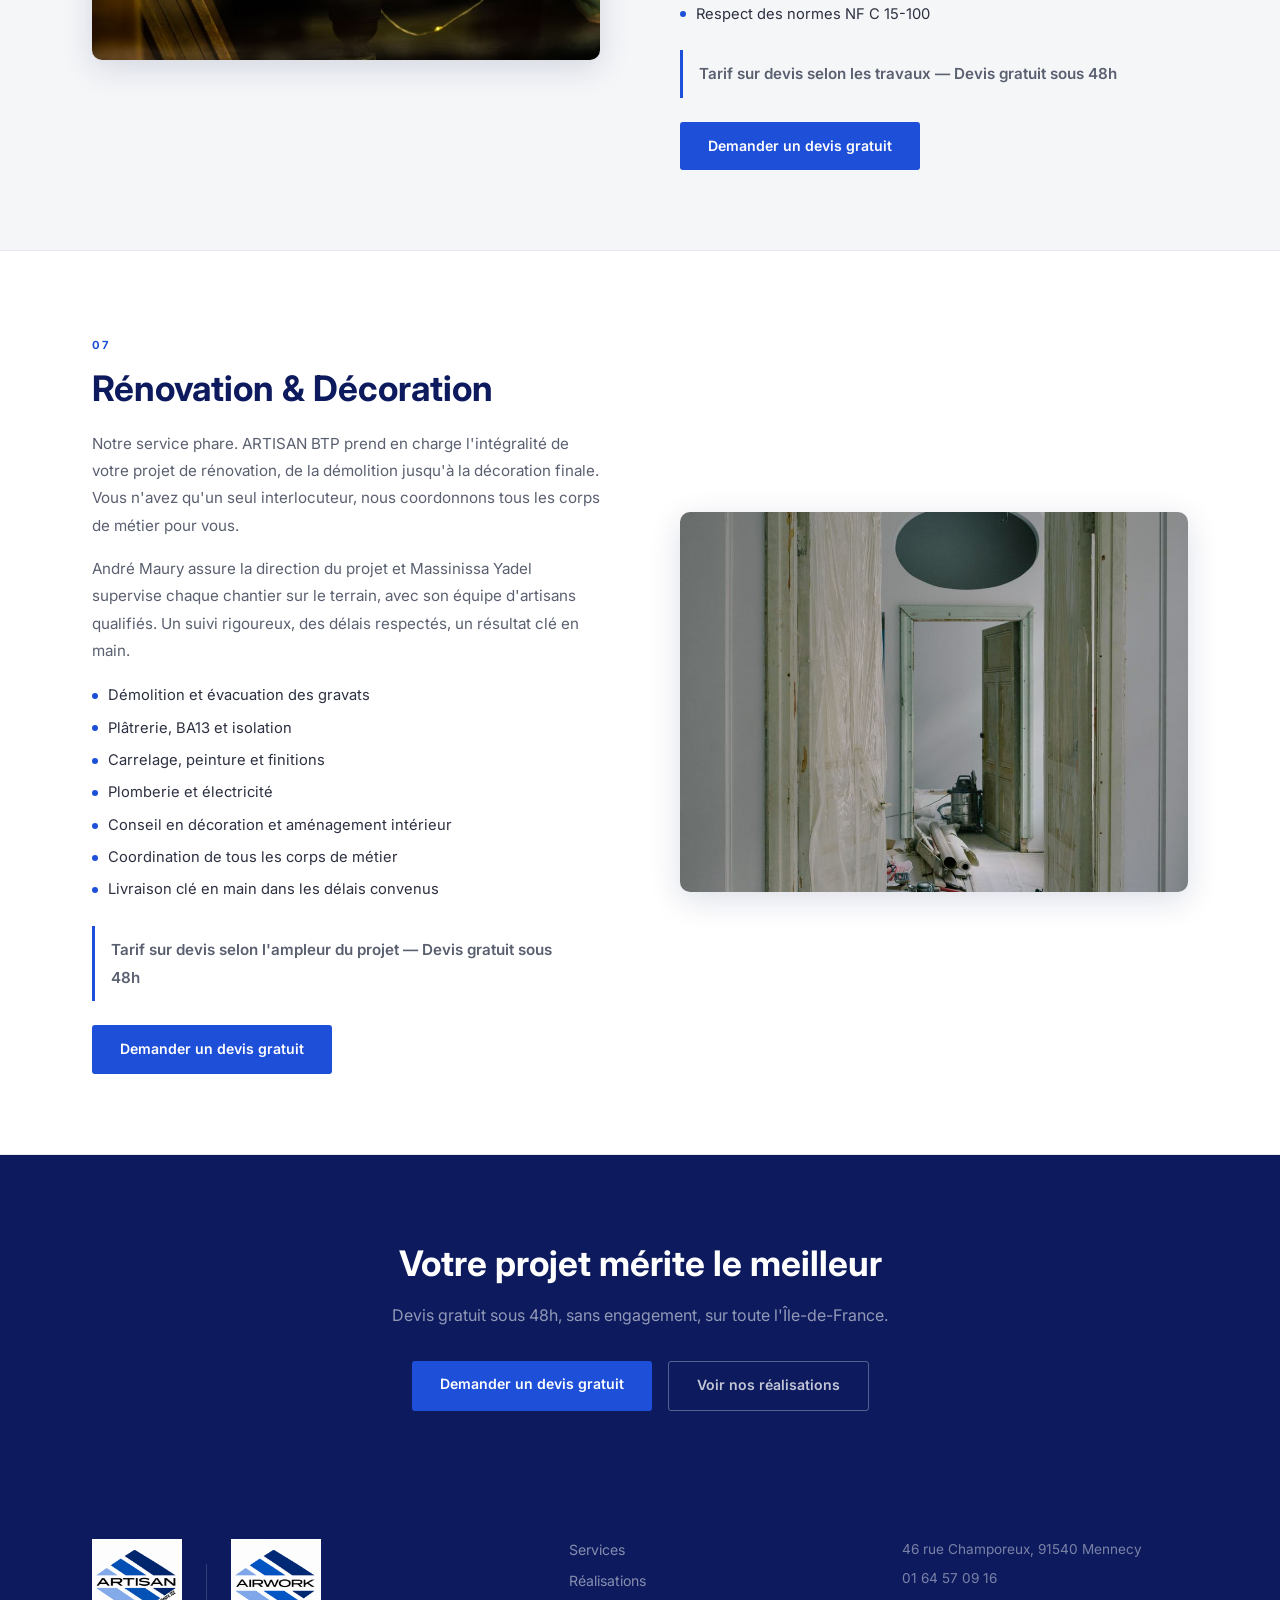
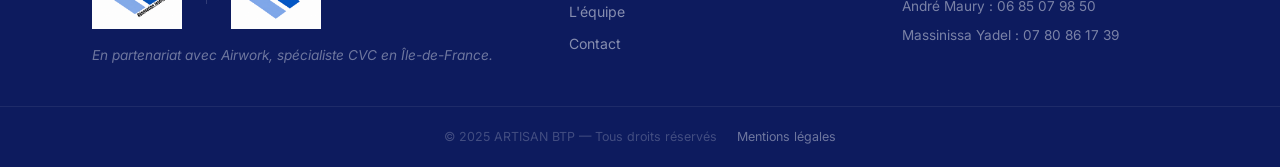
<file: services.html>
<!DOCTYPE html>
<html lang="fr">
<head>
  <meta charset="UTF-8" />
  <meta name="viewport" content="width=device-width, initial-scale=1.0" />
  <title>Nos Services — ARTISAN BTP</title>
  <meta name="description" content="Peinture, BA13, plâtrerie, carrelage, plomberie, électricité, rénovation complète : découvrez tous les services d'ARTISAN BTP en Île-de-France." />
  <link rel="icon" type="image/png" href="images/favicon-32.png" />
  <link rel="apple-touch-icon" href="images/favicon-180.png" />
  <link rel="stylesheet" href="css/style.css" />
  <link rel="stylesheet" href="css/pages.css" />
  <link href="https://fonts.googleapis.com/css2?family=Inter:wght@300;400;500;600;700&display=swap" rel="stylesheet" />
</head>
<body>

  <!-- NAV -->
  <nav class="nav nav--light" id="nav">
    <a href="index.html" class="nav__logo">
      <img src="images/logo.png" alt="ARTISAN BTP" class="nav__logo-img" />
    </a>
    <ul class="nav__links">
      <li><a href="index.html">Accueil</a></li>
      <li><a href="services.html" class="nav__active">Services</a></li>
      <li><a href="realisations.html">Réalisations</a></li>
      <li><a href="blog.html">Blog</a></li>
      <li><a href="index.html#equipe">L'équipe</a></li>
      <li><a href="index.html#contact" class="nav__cta">Demande de devis</a></li>
    </ul>
    <button class="nav__burger" id="burger" aria-label="Menu">
      <span></span><span></span><span></span>
    </button>
  </nav>

  <!-- MENU MOBILE -->
  <div class="mobile-menu" id="mobileMenu">
    <button class="mobile-menu__close" id="mobileClose">&#10005;</button>
    <ul>
      <li><a href="index.html" class="mobile-link">Accueil</a></li>
      <li><a href="services.html" class="mobile-link">Services</a></li>
      <li><a href="realisations.html" class="mobile-link">Réalisations</a></li>
      <li><a href="blog.html" class="mobile-link">Blog</a></li>
      <li><a href="index.html#equipe" class="mobile-link">L'équipe</a></li>
      <li><a href="index.html#contact" class="mobile-link">Contact</a></li>
    </ul>
  </div>

  <!-- EN-TÊTE PAGE -->
  <div class="page-header">
    <div class="container">
      <p class="section-eyebrow">Ce que nous faisons</p>
      <h1 class="page-header__title reveal-up">Nos services</h1>
      <p class="page-header__desc reveal-up">ARTISAN BTP intervient sur tous les corps de métier du second œuvre intérieur. Un seul interlocuteur pour l'ensemble de vos travaux.</p>
    </div>
  </div>

  <!-- SERVICE 01 — PEINTURE -->
  <section class="service-page">
    <div class="container service-page__inner">
      <div class="service-page__content reveal-left">
        <span class="service-page__num">01</span>
        <h2>Peinture intérieure</h2>
        <p>La peinture est la touche finale qui transforme un espace. Chez ARTISAN BTP, nous accordons autant d'importance à la préparation des surfaces qu'à l'application elle-même, c'est ce qui garantit un résultat durable et impeccable.</p>
        <p>Nous intervenons sur tous les supports : murs, plafonds, boiseries, radiateurs et volets intérieurs.</p>
        <ul class="service-page__list">
          <li>Préparation et protection des surfaces</li>
          <li>Rebouchage, ponçage et enduit si nécessaire</li>
          <li>Application de sous-couche et finition</li>
          <li>Peintures mate, satinée ou brillante selon vos préférences</li>
          <li>Conseil colorimétrique personnalisé inclus</li>
          <li>Nettoyage complet du chantier en fin d'intervention</li>
        </ul>
        <p class="service-page__tarif">Tarif indicatif : à partir de 15€/m² — Devis gratuit sous 48h</p>
        <a href="index.html#contact" class="btn btn--primary">Demander un devis gratuit</a>
      </div>
      <div class="service-page__visual">
        <img src="images/service-peinture.jpg" alt="Service peinture" loading="lazy">
      </div>
    </div>
  </section>

  <!-- SERVICE 02 — BA13 -->
  <section class="service-page service-page--alt">
    <div class="container service-page__inner">
      <div class="service-page__visual">
        <img src="images/service-ba13.jpg" alt="Service BA13" loading="lazy">
      </div>
      <div class="service-page__content reveal-right">
        <span class="service-page__num">02</span>
        <h2>Pose de BA13</h2>
        <p>Les plaques de plâtre BA13 permettent de restructurer, isoler et embellir vos espaces intérieurs. Que ce soit pour créer une nouvelle pièce, améliorer l'isolation ou poser un faux plafond avec éclairage intégré, notre équipe maîtrise toutes les techniques.</p>
        <ul class="service-page__list">
          <li>Cloisons de séparation entre pièces</li>
          <li>Doublages pour isolation thermique et phonique</li>
          <li>Faux plafonds avec ou sans spots intégrés</li>
          <li>Habillage de murs, colonnes et conduits</li>
          <li>Traitement des joints et finition prête à peindre</li>
          <li>Respect des normes thermiques et acoustiques</li>
        </ul>
        <p class="service-page__tarif">Tarif indicatif : à partir de 40€/m² — Devis gratuit sous 48h</p>
        <a href="index.html#contact" class="btn btn--primary">Demander un devis gratuit</a>
      </div>
    </div>
  </section>

  <!-- SERVICE 03 — PLATRERIE -->
  <section class="service-page">
    <div class="container service-page__inner">
      <div class="service-page__content reveal-left">
        <span class="service-page__num">03</span>
        <h2>Plâtrerie et enduits</h2>
        <p>Une belle peinture commence par des surfaces parfaitement préparées. La plâtrerie est une étape incontournable pour effacer les imperfections, combler les fissures et obtenir un rendu lisse et uniforme.</p>
        <p>Nous intervenons aussi bien sur des surfaces neuves que sur des supports anciens présentant des traces d'humidité, des décollements ou des irrégularités.</p>
        <ul class="service-page__list">
          <li>Enduits de lissage pour surfaces lisses et uniformes</li>
          <li>Rebouchage de fissures, trous et impacts</li>
          <li>Ponçage et préparation des supports avant peinture</li>
          <li>Traitement des traces d'humidité</li>
          <li>Ragréage et mise à niveau si nécessaire</li>
        </ul>
        <p class="service-page__tarif">Tarif sur devis selon l'état des surfaces — Devis gratuit sous 48h</p>
        <a href="index.html#contact" class="btn btn--primary">Demander un devis gratuit</a>
      </div>
      <div class="service-page__visual">
        <img src="images/service-platrerie.jpg" alt="Service platrerie" loading="lazy">
      </div>
    </div>
  </section>

  <!-- SERVICE 04 — CARRELAGE -->
  <section class="service-page service-page--alt">
    <div class="container service-page__inner">
      <div class="service-page__visual">
        <img src="images/service-carrelage.jpg" alt="Service carrelage" loading="lazy">
      </div>
      <div class="service-page__content reveal-right">
        <span class="service-page__num">04</span>
        <h2>Carrelage et faïence</h2>
        <p>Le carrelage est à la fois fonctionnel et décoratif. Que ce soit pour une salle de bain, une cuisine, un couloir ou un séjour, notre équipe pose avec soin tous types de carreaux, du grand format au mosaïque.</p>
        <p>Nous vous accompagnons aussi dans le choix des matériaux pour un résultat harmonieux et durable.</p>
        <ul class="service-page__list">
          <li>Pose de carrelage sol et mural</li>
          <li>Faïence pour salles de bain et cuisines</li>
          <li>Grands formats, petits formats et mosaïques</li>
          <li>Préparation du support et ragréage inclus</li>
          <li>Joints traités et finitions soignées</li>
          <li>Conseil dans le choix des matériaux</li>
        </ul>
        <p class="service-page__tarif">Tarif indicatif : à partir de 35€/m² — Devis gratuit sous 48h</p>
        <a href="index.html#contact" class="btn btn--primary">Demander un devis gratuit</a>
      </div>
    </div>
  </section>

  <!-- SERVICE 05 — PLOMBERIE -->
  <section class="service-page">
    <div class="container service-page__inner">
      <div class="service-page__content reveal-left">
        <span class="service-page__num">05</span>
        <h2>Plomberie</h2>
        <p>Dans le cadre de vos travaux de rénovation intérieure, ARTISAN BTP prend également en charge les travaux de plomberie. Nous intervenons pour l'installation, la modification ou le remplacement de vos équipements sanitaires.</p>
        <p>Un seul interlocuteur pour coordonner plomberie et second œuvre, plus simple, plus rapide, plus efficace.</p>
        <ul class="service-page__list">
          <li>Installation de salles de bain et WC</li>
          <li>Remplacement de robinetterie et sanitaires</li>
          <li>Modification et création de réseaux d'eau</li>
          <li>Installation de douches à l'italienne</li>
          <li>Dépannage et réparation de fuites</li>
          <li>Mise aux normes des installations existantes</li>
        </ul>
        <p class="service-page__tarif">Tarif sur devis selon les travaux — Devis gratuit sous 48h</p>
        <a href="index.html#contact" class="btn btn--primary">Demander un devis gratuit</a>
      </div>
      <div class="service-page__visual">
        <img src="images/service-plomberie.jpg" alt="Service plomberie" loading="lazy">
      </div>
    </div>
  </section>

  <!-- SERVICE 06 — ELECTRICITE -->
  <section class="service-page service-page--alt">
    <div class="container service-page__inner">
      <div class="service-page__visual">
        <img src="images/service-electricite.jpg" alt="Service électricité" loading="lazy">
      </div>
      <div class="service-page__content reveal-right">
        <span class="service-page__num">06</span>
        <h2>Électricité</h2>
        <p>ARTISAN BTP intervient sur l'ensemble des travaux d'électricité intérieure, en neuf comme en rénovation. Nos électriciens qualifiés réalisent vos installations dans le respect strict des normes en vigueur.</p>
        <p>De la mise aux normes d'un tableau électrique à l'installation complète d'un appartement rénové, nous gérons tout.</p>
        <ul class="service-page__list">
          <li>Mise aux normes du tableau électrique</li>
          <li>Création et modification de circuits</li>
          <li>Installation de prises, interrupteurs et éclairages</li>
          <li>Pose de spots encastrés et éclairage LED</li>
          <li>Installation de VMC et systèmes de ventilation</li>
          <li>Respect des normes NF C 15-100</li>
        </ul>
        <p class="service-page__tarif">Tarif sur devis selon les travaux — Devis gratuit sous 48h</p>
        <a href="index.html#contact" class="btn btn--primary">Demander un devis gratuit</a>
      </div>
    </div>
  </section>

  <!-- SERVICE 07 — RENOVATION & DECORATION -->
  <section class="service-page">
    <div class="container service-page__inner">
      <div class="service-page__content reveal-left">
        <span class="service-page__num">07</span>
        <h2>Rénovation & Décoration</h2>
        <p>Notre service phare. ARTISAN BTP prend en charge l'intégralité de votre projet de rénovation, de la démolition jusqu'à la décoration finale. Vous n'avez qu'un seul interlocuteur, nous coordonnons tous les corps de métier pour vous.</p>
        <p>André Maury assure la direction du projet et Massinissa Yadel supervise chaque chantier sur le terrain, avec son équipe d'artisans qualifiés. Un suivi rigoureux, des délais respectés, un résultat clé en main.</p>
        <ul class="service-page__list">
          <li>Démolition et évacuation des gravats</li>
          <li>Plâtrerie, BA13 et isolation</li>
          <li>Carrelage, peinture et finitions</li>
          <li>Plomberie et électricité</li>
          <li>Conseil en décoration et aménagement intérieur</li>
          <li>Coordination de tous les corps de métier</li>
          <li>Livraison clé en main dans les délais convenus</li>
        </ul>
        <p class="service-page__tarif">Tarif sur devis selon l'ampleur du projet — Devis gratuit sous 48h</p>
        <a href="index.html#contact" class="btn btn--primary">Demander un devis gratuit</a>
      </div>
      <div class="service-page__visual">
        <img src="images/service-renovation.jpg" alt="Service rénovation" loading="lazy">
      </div>
    </div>
  </section>

  <!-- CTA FINAL -->
  <section class="page-cta">
    <div class="container">
      <h2 class="reveal-up">Votre projet mérite le meilleur</h2>
      <p class="reveal-up">Devis gratuit sous 48h, sans engagement, sur toute l'Île-de-France.</p>
      <div class="page-cta__actions reveal-up">
        <a href="index.html#contact" class="btn btn--primary">Demander un devis gratuit</a>
        <a href="realisations.html" class="btn btn--ghost-dark">Voir nos réalisations</a>
      </div>
    </div>
  </section>

  <!-- FOOTER -->
  <footer class="footer">
    <div class="container footer__inner">
      <div class="footer__left">
        <div class="footer__logos">
          <img src="images/logo.png" alt="ARTISAN BTP" class="footer__logo-img" />
          <div class="footer__partenaire-sep"></div>
          <a href="https://airwork-cvc.fr/" target="_blank" rel="noopener">
            <img src="images/airwork.png" alt="Airwork CVC" class="footer__logo-partenaire" />
          </a>
        </div>
        <p class="footer__partenaire-text">En partenariat avec Airwork, spécialiste CVC en Île-de-France.</p>
      </div>
      <div class="footer__links">
        <a href="services.html">Services</a>
        <a href="realisations.html">Réalisations</a>
        <a href="index.html#equipe">L'équipe</a>
        <a href="index.html#contact">Contact</a>
      </div>
      <div class="footer__contact">
        <span>46 rue Champoreux, 91540 Mennecy</span>
        <a href="tel:+33164570916">01 64 57 09 16</a>
        <a href="tel:+33685079850">André Maury : 06 85 07 98 50</a>
        <a href="tel:+33780861739">Massinissa Yadel : 07 80 86 17 39</a>
      </div>
    </div>
    <div class="footer__bottom">
      <div class="container">
        <p>© 2025 ARTISAN BTP — Tous droits réservés</p>
      <a href="mentions-legales.html" class="footer__legal-link">Mentions légales</a>
      </div>
    </div>
  </footer>

  <!-- BANDEAU APPEL MOBILE -->
  <a href="tel:+33164570916" class="mobile-call-bar">
    <svg width="18" height="18" viewBox="0 0 18 18" fill="none"><path d="M4 2h3l1.5 4L6.5 7.5a10 10 0 0 0 4 4l1.5-2 4 1.5v3c0 1-1 1.5-2 1.5C7.5 15.5 2.5 10.5 2.5 4c0-1 .5-2 1.5-2z" stroke="currentColor" stroke-width="1.3" stroke-linejoin="round"/></svg>
    Appeler maintenant — 01 64 57 09 16
  </a>

  <script src="js/pages.js"></script>
  <script src="js/github-config.js"></script>
  <script src="js/site-content.js"></script>
</body>
</html>
</file>
<file: css/style.css>
/* ===================================================
   ARTISAN BTP — style.css — Version finale
   =================================================== */

:root {
  --navy:       #0D1B5E;
  --navy-dark:  #080F3A;
  --blue:       #1E4FD8;
  --blue-light: #7BA7E0;
  --grey-100:   #F5F6F8;
  --grey-200:   #E8EAED;
  --grey-400:   #9AA0AC;
  --grey-600:   #5A6070;
  --grey-800:   #2C3040;
  --white:      #FFFFFF;
  --text:       #1A1F2E;
  --success:    #1a7f3c;

  --font: 'Inter', system-ui, sans-serif;
  --radius:    3px;
  --radius-md: 6px;
  --radius-lg: 10px;
  --shadow:    0 2px 12px rgba(13,27,94,0.08);
  --shadow-lg: 0 8px 32px rgba(13,27,94,0.14);
  --transition: 0.22s ease;
}

*, *::before, *::after { box-sizing: border-box; margin: 0; padding: 0; }
html { scroll-behavior: smooth; font-size: 16px; overflow-x: hidden; }
body { font-family: var(--font); color: var(--text); background: #fff; line-height: 1.6; overflow-x: hidden; }
img { max-width: 100%; display: block; }
a { text-decoration: none; color: inherit; }
ul { list-style: none; }

.container { max-width: 1160px; margin: 0 auto; padding: 0 2rem; }

.section-eyebrow {
  font-size: 0.72rem;
  font-weight: 600;
  letter-spacing: 0.18em;
  text-transform: uppercase;
  color: var(--blue);
  margin-bottom: 0.75rem;
}
.section-title {
  font-size: clamp(1.75rem, 3.5vw, 2.5rem);
  font-weight: 700;
  color: var(--navy);
  line-height: 1.2;
  margin-bottom: 1rem;
}
.section-desc { color: var(--grey-600); font-size: 1rem; }
.section-header { margin-bottom: 3rem; }

/* Boutons */
.btn {
  display: inline-block;
  padding: 0.8rem 1.75rem;
  border-radius: var(--radius);
  font-family: var(--font);
  font-size: 0.88rem;
  font-weight: 600;
  cursor: pointer;
  border: none;
  transition: all var(--transition);
  text-align: center;
}
.btn--primary { background: var(--blue); color: #fff; }
.btn--primary:hover { background: var(--navy); }
.btn--ghost { background: transparent; color: #fff; border: 1.5px solid rgba(255,255,255,0.45); }
.btn--ghost:hover { background: rgba(255,255,255,0.1); border-color: #fff; }
.btn--white { background: #fff; color: var(--navy); font-weight: 700; }
.btn--white:hover { background: var(--grey-100); }
.btn--full { width: 100%; }

/* ===== NAVIGATION ===== */
.nav {
  position: fixed;
  top: 0; left: 0; right: 0;
  z-index: 1000;
  display: flex;
  align-items: center;
  justify-content: space-between;
  padding: 0 2.5rem;
  height: 120px;
  background: #fff;
  border-bottom: 1px solid var(--grey-200);
  transition: box-shadow var(--transition);
}
.nav.scrolled { box-shadow: var(--shadow); }

.nav__logo { display: flex; align-items: center; }
.nav__logo-img {
  height: 120px;
  width: auto;
  object-fit: contain;
}

.nav__links { display: flex; align-items: center; gap: 2rem; }
.nav__links a { font-size: 0.875rem; font-weight: 500; color: var(--grey-800); transition: color var(--transition); }
.nav__links a:hover { color: var(--blue); }

.nav__cta {
  background: var(--blue) !important;
  color: #fff !important;
  padding: 0.55rem 1.25rem;
  border-radius: var(--radius);
  font-weight: 600 !important;
}
.nav__cta:hover { background: var(--navy) !important; color: #fff !important; }

.nav__burger { display: none; flex-direction: column; gap: 5px; background: none; border: none; cursor: pointer; padding: 4px; }
.nav__burger span { display: block; width: 22px; height: 2px; background: var(--grey-800); border-radius: 2px; }

.mobile-menu {
  display: none;
  position: fixed; inset: 0;
  background: var(--navy);
  z-index: 999;
  align-items: center; justify-content: center; flex-direction: column;
}
.mobile-menu.open { display: flex; }
.mobile-menu__close {
  position: absolute; top: 1.5rem; right: 1.5rem;
  background: none; border: 1px solid rgba(255,255,255,0.2); color: #fff;
  width: 38px; height: 38px; border-radius: 50%; cursor: pointer; font-size: 1rem;
  display: flex; align-items: center; justify-content: center;
}
.mobile-menu ul { text-align: center; }
.mobile-menu li { margin: 1.25rem 0; }
.mobile-menu a { font-size: 1.75rem; font-weight: 600; color: rgba(255,255,255,0.85); transition: color var(--transition); }
.mobile-menu a:hover { color: var(--blue-light); }

/* ===== HERO ===== */
/* ===== HERO ===== */
.hero {
  position: relative;
  background: linear-gradient(150deg, var(--navy-dark) 0%, var(--navy) 45%, var(--blue) 100%);
  background-size: 220% 220%;
  animation: heroGradient 18s ease-in-out infinite;
  min-height: 100vh;
  display: flex;
  flex-direction: column;
  justify-content: center;
  padding-top: 90px;
  overflow: hidden;
}

@keyframes heroGradient {
  0%   { background-position: 0% 50%; }
  50%  { background-position: 100% 50%; }
  100% { background-position: 0% 50%; }
}




.hero__title, .hero__subtitle, .hero__actions {
  opacity: 0;
  animation: heroSlideUp 0.8s ease forwards;
}
.hero__title    { animation-delay: 0.1s; }
.hero__subtitle { animation-delay: 0.3s; }
.hero__actions  { animation-delay: 0.5s; }

@keyframes heroSlideUp {
  from { opacity: 0; transform: translateY(28px); }
  to   { opacity: 1; transform: translateY(0); }
}

@media (prefers-reduced-motion: reduce) {
  .hero__title, .hero__subtitle, .hero__actions {
    animation: none; opacity: 1; transform: none;
  }
}




.hero::before, .hero::after {
  content: '';
  position: absolute;
  border-radius: 50%;
  filter: blur(90px);
  opacity: 0.35;
  pointer-events: none;
}
.hero::before {
  width: 420px; height: 420px;
  background: var(--blue-light);
  top: -120px; right: -80px;
  animation: heroDrift1 14s ease-in-out infinite;
}
.hero::after {
  width: 360px; height: 360px;
  background: var(--blue);
  bottom: -140px; left: 10%;
  animation: heroDrift2 16s ease-in-out infinite;
}

@keyframes heroDrift1 {
  0%, 100% { transform: translate(0, 0) scale(1); }
  50%      { transform: translate(-40px, 30px) scale(1.1); }
}
@keyframes heroDrift2 {
  0%, 100% { transform: translate(0, 0) scale(1); }
  50%      { transform: translate(30px, -20px) scale(1.08); }
}

@media (prefers-reduced-motion: reduce) {
  .hero, .hero::before, .hero::after { animation: none; }
}

.hero__overlay {
  position: absolute; inset: 0;
  background: url("data:image/svg+xml,%3Csvg width='80' height='80' viewBox='0 0 80 80' xmlns='http://www.w3.org/2000/svg'%3E%3Cg fill='%231E4FD8' fill-opacity='0.04'%3E%3Crect x='0' y='0' width='1' height='80'/%3E%3Crect x='0' y='0' width='80' height='1'/%3E%3C/g%3E%3C/svg%3E");
}

.hero__content {
  position: relative; z-index: 1;
  padding: 5rem 0 4rem;
  max-width: 750px;
}

.hero__title {
  display: flex;
  flex-direction: column;
  margin-bottom: 1.5rem;
  line-height: 1.1;
}
.hero__title-main {
  font-size: clamp(3.5rem, 7vw, 6rem);
  font-weight: 800;
  color: #fff;
  letter-spacing: -0.02em;
  line-height: 1;
}
.hero__title-sub {
  font-size: clamp(1.1rem, 2.5vw, 1.6rem);
  font-weight: 300;
  color: rgba(255,255,255,0.75);
  letter-spacing: 0.01em;
  margin-top: 0.4rem;
}

.hero__subtitle {
  font-size: 1rem;
  color: rgba(255,255,255,0.6);
  margin-bottom: 2.5rem;
  line-height: 1.75;
  max-width: 580px;
}

.hero__actions { display: flex; gap: 1rem; flex-wrap: wrap; }

.hero__stats {
  position: relative; z-index: 1;
  background: rgba(255,255,255,0.05);
  border-top: 1px solid rgba(255,255,255,0.08);
}
.hero__stats-grid {
  display: grid;
  grid-template-columns: repeat(4, 1fr);
  padding: 2rem 0;
}
.hero__stat {
  text-align: center;
  padding: 1rem;
  border-right: 1px solid rgba(255,255,255,0.08);
}
.hero__stat:last-child { border-right: none; }
.hero__stat strong { display: block; font-size: 1.75rem; font-weight: 700; color: #fff; line-height: 1; margin-bottom: 0.35rem; }
.hero__stat span { font-size: 0.75rem; color: rgba(255,255,255,0.42); text-transform: uppercase; letter-spacing: 0.08em; }

/* ===== APERÇU (accueil) ===== */
.apercu { padding: 6rem 0; background: var(--grey-100); }
.apercu__inner { display: grid; grid-template-columns: 1fr 1fr; gap: 3rem; align-items: start; }
.apercu__col { display: flex; flex-direction: column; align-items: flex-start; }
.apercu__text { color: var(--grey-600); line-height: 1.7; margin: 0.75rem 0 1.25rem; }

.apercu__tags { display: flex; flex-wrap: wrap; gap: 0.5rem; list-style: none; margin: 0 0 1.75rem; padding: 0; }
.apercu__tags li {
  background: #fff; border: 1px solid #e4e6ee; border-radius: 999px;
  padding: 0.45rem 1rem; font-size: 0.85rem; font-weight: 600; color: var(--navy);
}

.apercu__col--realisations { background: var(--navy); border-radius: 16px; padding: 2.5rem; }
.apercu__col--realisations .section-eyebrow { color: rgba(255,255,255,0.6); }
.apercu__col--realisations .section-title { color: #fff; }

.apercu__photos { display: grid; grid-template-columns: repeat(3, 1fr); gap: 0.6rem; width: 100%; margin: 1.25rem 0 1.75rem; }
.apercu__photos img { width: 100%; height: 110px; object-fit: cover; border-radius: 10px; }

@media (max-width: 860px) {
  .apercu__inner { grid-template-columns: 1fr; gap: 2.5rem; }
}

/* ===== FILTRES (utilisé par realisations.html) ===== */
.filtre {
  padding: 0.45rem 1.1rem;
  border: 1px solid var(--grey-200); background: #fff; color: var(--grey-600);
  font-family: var(--font); font-size: 0.83rem; font-weight: 500;
  border-radius: 100px; cursor: pointer; transition: all var(--transition);
}
.filtre:hover, .filtre.actif { background: var(--blue); border-color: var(--blue); color: #fff; }

.lightbox {
  display: none; position: fixed; inset: 0;
  background: rgba(5,10,35,0.96); z-index: 9999;
  align-items: center; justify-content: center; flex-direction: column; gap: 1rem;
}
.lightbox.open { display: flex; }
.lightbox__content { max-width: 90vw; max-height: 80vh; border-radius: var(--radius-md); overflow: hidden; }
.lightbox__caption { color: rgba(255,255,255,0.5); font-size: 0.85rem; }
.lightbox__close {
  position: absolute; top: 1.5rem; right: 1.5rem;
  background: none; border: 1px solid rgba(255,255,255,0.2); color: #fff;
  width: 38px; height: 38px; border-radius: 50%; cursor: pointer; font-size: 1rem;
  display: flex; align-items: center; justify-content: center; transition: background var(--transition);
}
.lightbox__close:hover { background: rgba(255,255,255,0.1); }

/* ===== CONFIANCE — engagements + certifications ===== */
.confiance { background: #fff; padding: 4.5rem 0 3.5rem; }

.confiance__points {
  display: grid; grid-template-columns: repeat(3, 1fr); gap: 1.5rem;
  text-align: center; margin-bottom: 2.75rem;
}
.confiance__point { padding: 0 0.5rem; }
.confiance__icon { display: block; margin: 0 auto 0.6rem; color: var(--blue); }
.confiance__point h3 { font-size: 1rem; font-weight: 700; color: var(--navy); margin-bottom: 0.4rem; }
.confiance__point p { font-size: 0.85rem; color: var(--grey-600); line-height: 1.6; }

.confiance__badges {
  display: flex; flex-wrap: wrap; justify-content: center; gap: 0.7rem;
}
.confiance__badge {
  background: var(--grey-100); border: 1px solid var(--grey-200);
  color: var(--navy); font-size: 0.8rem; font-weight: 600;
  padding: 0.5rem 1.1rem; border-radius: 100px;
}

@media (max-width: 700px) {
  .confiance__points { grid-template-columns: 1fr; gap: 2rem; }
}

/* ===== TEMOIGNAGE ===== */
.temoignage { background: var(--grey-100); padding: 5rem 0; }
.temoignage__quote { max-width: 820px; width: 100%; margin: 0 auto; text-align: center; }
.temoignage__quote p { overflow-wrap: break-word; word-break: break-word; }
.temoignage__quote p {
  font-size: clamp(1.15rem, 2.2vw, 1.55rem);
  font-weight: 400; color: var(--navy);
  line-height: 1.65; margin-bottom: 1.5rem; font-style: italic;
}
.temoignage__quote cite { font-size: 0.82rem; font-weight: 600; color: var(--blue); text-transform: uppercase; letter-spacing: 0.1em; font-style: normal; }

.temoignage__sub {
  font-size: clamp(0.95rem, 1.8vw, 1.2rem) !important;
  font-weight: 400;
  color: rgba(0,0,0,0.5) !important;
  font-style: normal !important;
  margin-top: -0.5rem;
  margin-bottom: 1.5rem !important;
}

.temoignage__avis {
  display: grid; grid-template-columns: repeat(3, 1fr); gap: 1.25rem;
  margin-top: 2.5rem;
}
.avis-card {
  background: #fff; border: 1px solid var(--grey-200); border-radius: var(--radius-md);
  padding: 1.5rem;
}
.avis-card__stars { color: #f5a623; font-size: 0.9rem; margin-bottom: 0.6rem; letter-spacing: 0.1em; }
.avis-card p { font-size: 0.88rem; color: var(--grey-600); line-height: 1.6; font-style: italic; margin-bottom: 0.9rem; }
.avis-card__auteur { font-size: 0.78rem; font-weight: 600; color: var(--navy); }

@media (max-width: 780px) {
  .temoignage__avis { grid-template-columns: 1fr; }
}

/* ===== EQUIPE ===== */
.equipe { padding: 6rem 0; background: #fff; }
.equipe__grid { display: grid; grid-template-columns: repeat(2, 1fr); gap: 1.5rem; }

.equipe__card {
  display: flex; gap: 1.75rem; align-items: flex-start;
  padding: 2rem; border: 1px solid var(--grey-200); border-radius: var(--radius-lg);
  transition: box-shadow var(--transition);
}
.equipe__card:hover { box-shadow: var(--shadow-lg); }

.equipe__avatar {
  width: 56px; height: 56px; border-radius: 50%;
  display: flex; align-items: center; justify-content: center;
  font-size: 1.4rem; font-weight: 700; color: #fff; flex-shrink: 0;
}
.equipe__avatar--a { background: var(--navy); }
.equipe__avatar--m { background: var(--blue); }

.equipe__avatar-photo {
  width: 80px;
  height: 80px;
  border-radius: 50%;
  object-fit: cover;
  object-position: center top;
  flex-shrink: 0;
  border: 3px solid var(--grey-200);
}

.equipe__role { font-size: 0.72rem; font-weight: 600; color: var(--blue); text-transform: uppercase; letter-spacing: 0.1em; margin-bottom: 0.25rem; }
.equipe__info h3 { font-size: 1.15rem; font-weight: 700; color: var(--navy); margin-bottom: 0.6rem; }
.equipe__info > p { font-size: 0.9rem; color: var(--grey-600); line-height: 1.7; margin-bottom: 1rem; }

.equipe__contacts { display: flex; flex-direction: column; gap: 0.35rem; }
.equipe__contacts a { font-size: 0.88rem; color: var(--grey-600); transition: color var(--transition); }
.equipe__contacts a:hover { color: var(--blue); }

.equipe__rdv-btn {
  display: inline-block; margin-top: 0.5rem;
  padding: 0.5rem 1rem;
  background: var(--grey-100); border: 1px solid var(--grey-200);
  border-radius: var(--radius); font-size: 0.82rem; font-weight: 600;
  color: var(--navy); transition: all var(--transition); width: fit-content;
}
.equipe__rdv-btn:hover { background: var(--blue); border-color: var(--blue); color: #fff; }

/* ===== CONTACT ===== */
.contact { padding: 6rem 0; background: var(--grey-100); }
.contact__inner { display: grid; grid-template-columns: 1fr 1.5fr; gap: 5rem; align-items: start; }

.contact__info .section-title { color: var(--navy); }
.contact__info > p { font-size: 0.95rem; color: var(--grey-600); line-height: 1.75; margin-bottom: 2rem; }

.contact__bloc { margin-bottom: 1.5rem; }
.contact__bloc-label { font-size: 0.72rem; font-weight: 700; text-transform: uppercase; letter-spacing: 0.1em; color: var(--blue); margin-bottom: 0.4rem; }
.contact__bloc a, .contact__bloc span { display: block; font-size: 0.92rem; color: var(--grey-600); transition: color var(--transition); }
.contact__bloc a:hover { color: var(--blue); }

.contact__form {
  background: #fff; border: 1px solid var(--grey-200);
  border-radius: var(--radius-lg); padding: 2.25rem;
  display: flex; flex-direction: column; gap: 1rem;
}
.contact__form-title { font-size: 1.1rem; font-weight: 700; color: var(--navy); margin-bottom: 0.25rem; }

.form__row { display: grid; grid-template-columns: 1fr 1fr; gap: 1rem; }
.form__calendly-hint { font-size: 0.85rem; color: var(--navy, #1b2a4a); opacity: 0.65; margin: 0; }
.calendly-inline-widget { min-width: 280px; height: 630px; border-radius: 10px; overflow: hidden; }
.calendly-inline-widget.is-empty { display: flex; align-items: center; justify-content: center; height: 80px; background: #f4f5f7; color: #8a8f98; font-size: 0.9rem; }
.form__group { display: flex; flex-direction: column; gap: 0.3rem; }

label { font-size: 0.75rem; font-weight: 600; text-transform: uppercase; letter-spacing: 0.06em; color: var(--grey-800); }

input, select, textarea {
  font-family: var(--font); font-size: 0.9rem; color: var(--text);
  background: var(--grey-100); border: 1px solid var(--grey-200);
  border-radius: var(--radius); padding: 0.75rem 0.9rem;
  outline: none; transition: border-color var(--transition); width: 100%;
}
input:focus, select:focus, textarea:focus { border-color: var(--blue); background: #fff; }
input::placeholder, textarea::placeholder { color: var(--grey-400); }
textarea { resize: vertical; min-height: 100px; }
select { cursor: pointer; }

.form__radio-group { display: flex; gap: 0.6rem; }
.form__radio { flex: 1; cursor: pointer; }
.form__radio input { display: none; }
.form__radio-box {
  display: block; padding: 0.65rem 1rem;
  border: 1px solid var(--grey-200); border-radius: var(--radius);
  background: var(--grey-100); font-size: 0.85rem; font-weight: 500;
  color: var(--grey-600); transition: all var(--transition); text-align: center; cursor: pointer;
}
.form__radio input:checked + .form__radio-box {
  border-color: var(--blue); background: rgba(30,79,216,0.06);
  color: var(--navy); font-weight: 600;
}

.form__note { font-size: 0.75rem; color: var(--grey-400); text-align: center; }

.form__success {
  display: none; background: #f0faf4;
  border: 1px solid #86efac; border-radius: var(--radius);
  padding: 1rem 1.25rem; flex-direction: column; gap: 0.2rem; font-size: 0.88rem;
}
.form__success strong { color: var(--success); }
.form__success span { color: #166534; font-size: 0.83rem; }
.form__success.visible { display: flex; }

/* ===== FOOTER ===== */
.footer { background: var(--navy); padding: 3rem 0 0; }
.footer__inner {
  display: grid; grid-template-columns: 1.5fr 1fr 1fr;
  gap: 3rem; padding-bottom: 2.5rem;
}
.footer__left { display: flex; flex-direction: column; gap: 0.75rem; align-items: flex-start; }

.footer__logos {
  display: flex;
  align-items: center;
  gap: 1.5rem;
}

.footer__logo-img {
  height: 90px;
  width: auto;
  object-fit: contain;
  filter: none;
  display: block;
}

.footer__partenaire-sep {
  width: 1px;
  height: 40px;
  background: rgba(255,255,255,0.15);
  align-self: center;
  flex-shrink: 0;
}

.footer__logo-partenaire {
  height: 90px;
  width: auto;
  object-fit: contain;
  filter: none;
  display: block;
  opacity: 1;
  transition: opacity 0.22s ease;
}
.footer__logo-partenaire:hover { opacity: 0.8; }

.footer__partenaire-text {
  font-size: 0.82rem;
  color: rgba(255,255,255,0.38);
  font-style: italic;
  margin-top: 0.25rem;
}

.footer__left p { font-size: 0.85rem; color: rgba(255,255,255,0.4); line-height: 1.6; }

.footer__links { display: flex; flex-direction: column; gap: 0.55rem; }
.footer__links a { font-size: 0.88rem; color: rgba(255,255,255,0.5); transition: color var(--transition); }
.footer__links a:hover { color: rgba(255,255,255,0.9); }

.footer__contact { display: flex; flex-direction: column; gap: 0.45rem; }
.footer__contact span, .footer__contact a { font-size: 0.85rem; color: rgba(255,255,255,0.45); transition: color var(--transition); }
.footer__contact a:hover { color: rgba(255,255,255,0.85); }

.footer__bottom { border-top: 1px solid rgba(255,255,255,0.07); padding: 1.25rem 0; }
.footer__bottom .container {
  display: flex; align-items: center; justify-content: center; gap: 1.25rem; flex-wrap: wrap;
}
.footer__bottom p { font-size: 0.78rem; color: rgba(255,255,255,0.22); text-align: center; margin: 0; }
.footer__legal-link { font-size: 0.78rem; color: rgba(255,255,255,0.4); transition: color var(--transition); }
.footer__legal-link:hover { color: #fff; }

/* ===== ANIMATIONS ===== */
.reveal { opacity: 0; transform: translateY(20px); transition: opacity 0.55s ease, transform 0.55s ease; }
.reveal.visible { opacity: 1; transform: translateY(0); }

.reveal-left, .reveal-right, .reveal-up {
  opacity: 0;
  transition: opacity 0.65s ease, transform 0.65s ease;
}
.reveal-left  { transform: translateX(-32px); }
.reveal-right { transform: translateX(32px); }
.reveal-up    { transform: translateY(24px); }

.reveal-left.visible, .reveal-right.visible, .reveal-up.visible {
  opacity: 1;
  transform: translate(0, 0);
}

@media (prefers-reduced-motion: reduce) {
  .reveal, .reveal-left, .reveal-right, .reveal-up { opacity: 1; transform: none; transition: none; }
}

/* ===== RESPONSIVE ===== */
@media (max-width: 1024px) {
  .services__grid { grid-template-columns: repeat(2, 1fr); }
  .footer__inner { grid-template-columns: 1fr 1fr; }
  .footer__left { grid-column: 1 / -1; }
}
@media (max-width: 900px) {
  .nav__links { display: none; }
  .nav__burger { display: flex; }
  .hero__stats-grid { grid-template-columns: repeat(2, 1fr); }
  .galerie__grid { grid-template-columns: repeat(2, 1fr); }
  .equipe__grid { grid-template-columns: 1fr; }
  .contact__inner { grid-template-columns: 1fr; gap: 3rem; }
}
@media (max-width: 600px) {
  .services__grid { grid-template-columns: 1fr; }
  .galerie__grid { grid-template-columns: 1fr; }
  .form__row { grid-template-columns: 1fr; }
  .form__radio-group { flex-direction: column; }
  .equipe__card { flex-direction: column; }
  .hero__stats-grid { grid-template-columns: repeat(2, 1fr); }
  .footer__inner { grid-template-columns: 1fr; }
  .container { padding: 0 1.25rem; }
  .hero__content { padding: 3rem 0 2rem; }
  .nav { height: 95px; }
  .nav__logo-img { height: 85px; }
}

/* ===== CHATBOT ===== */
.chat-bubble {
  position: fixed; bottom: 1.75rem; right: 1.75rem;
  z-index: 9000; width: 54px; height: 54px; border-radius: 50%;
  background: var(--blue); box-shadow: 0 4px 16px rgba(30,79,216,0.4);
  display: flex; align-items: center; justify-content: center;
  cursor: pointer; border: none; transition: background var(--transition), transform var(--transition);
}
.chat-bubble:hover { background: var(--navy); transform: scale(1.05); }

.chat-bubble__notif {
  display: none; position: absolute; top: -3px; right: -3px;
  width: 18px; height: 18px; border-radius: 50%;
  background: #dc2626; color: #fff; font-size: 0.65rem; font-weight: 700;
  align-items: center; justify-content: center; border: 2px solid #fff;
}

.chat-window {
  position: fixed; bottom: 5.5rem; right: 1.75rem;
  z-index: 8999; width: 350px; max-height: 500px;
  background: #fff; border-radius: var(--radius-lg);
  box-shadow: 0 16px 48px rgba(13,27,94,0.22);
  display: flex; flex-direction: column; overflow: hidden;
  opacity: 0; transform: translateY(16px) scale(0.97); pointer-events: none;
  transition: opacity 0.25s ease, transform 0.25s ease;
  transform-origin: bottom right;
}
.chat-window.open { opacity: 1; transform: translateY(0) scale(1); pointer-events: all; }

.chat-window__header {
  background: var(--navy); padding: 0.9rem 1.1rem;
  display: flex; align-items: center; gap: 0.7rem; flex-shrink: 0;
}
.chat-window__avatar {
  width: 34px; height: 34px; border-radius: 50%; background: var(--blue);
  color: #fff; font-size: 0.95rem; font-weight: 700;
  display: flex; align-items: center; justify-content: center; flex-shrink: 0;
  overflow: hidden;
}
.chat-window__avatar img { width: 100%; height: 100%; object-fit: cover; }
.chat-window__info { flex: 1; }
.chat-window__info strong { display: block; color: #fff; font-size: 0.88rem; font-weight: 600; }
.chat-window__status { display: flex; align-items: center; gap: 0.3rem; font-size: 0.72rem; color: rgba(255,255,255,0.5); }
.chat-window__dot { width: 6px; height: 6px; border-radius: 50%; background: #22c55e; }
.chat-window__minimize { background: none; border: none; color: rgba(255,255,255,0.5); font-size: 1.3rem; cursor: pointer; padding: 0 0.2rem; line-height: 1; }
.chat-window__minimize:hover { color: #fff; }

.chat-window__messages {
  flex: 1; overflow-y: auto; padding: 1rem;
  display: flex; flex-direction: column; gap: 0.75rem; background: var(--grey-100);
}
.chat-window__messages::-webkit-scrollbar { width: 3px; }
.chat-window__messages::-webkit-scrollbar-thumb { background: var(--grey-200); border-radius: 3px; }

.chat-msg { display: flex; flex-direction: column; }
.chat-msg--user { align-items: flex-end; }
.chat-msg--bot { align-items: flex-start; }

.chat-msg__bubble {
  max-width: 85%; padding: 0.65rem 0.9rem; border-radius: 10px;
  font-size: 0.86rem; line-height: 1.55;
}
.chat-msg--bot .chat-msg__bubble { background: #fff; color: var(--text); border: 1px solid var(--grey-200); border-bottom-left-radius: 3px; }
.chat-msg--user .chat-msg__bubble { background: var(--blue); color: #fff; border-bottom-right-radius: 3px; }

.chat-msg__suggestions { display: flex; flex-wrap: wrap; gap: 0.35rem; margin-top: 0.4rem; }
.chat-suggestion {
  padding: 0.3rem 0.7rem; background: #fff; border: 1px solid var(--grey-200);
  border-radius: 100px; font-size: 0.76rem; font-weight: 500; color: var(--blue);
  cursor: pointer; transition: all var(--transition); font-family: var(--font);
}
.chat-suggestion:hover { background: var(--blue); border-color: var(--blue); color: #fff; }

.chat-typing { display: flex; align-items: center; gap: 4px; padding: 0.75rem 0.9rem !important; }
.chat-typing span { width: 6px; height: 6px; border-radius: 50%; background: var(--grey-400); animation: typingDot 1.2s ease infinite; }
.chat-typing span:nth-child(2) { animation-delay: 0.2s; }
.chat-typing span:nth-child(3) { animation-delay: 0.4s; }
@keyframes typingDot {
  0%, 100% { transform: translateY(0); opacity: 0.4; }
  50% { transform: translateY(-4px); opacity: 1; }
}

.chat-window__footer {
  padding: 0.75rem; border-top: 1px solid var(--grey-200);
  display: flex; gap: 0.5rem; background: #fff; flex-shrink: 0;
}
.chat-window__footer input {
  flex: 1; border: 1px solid var(--grey-200); border-radius: 100px;
  padding: 0.55rem 0.9rem; font-size: 0.86rem; background: var(--grey-100);
  color: var(--text); outline: none; transition: border-color var(--transition); font-family: var(--font);
}
.chat-window__footer input:focus { border-color: var(--blue); background: #fff; }
.chat-window__footer input::placeholder { color: var(--grey-400); }

.chat-send {
  width: 36px; height: 36px; border-radius: 50%; background: var(--blue);
  border: none; color: #fff; cursor: pointer;
  display: flex; align-items: center; justify-content: center; flex-shrink: 0; transition: background var(--transition);
}
.chat-send:hover:not(:disabled) { background: var(--navy); }
.chat-send:disabled { opacity: 0.45; cursor: not-allowed; }

@media (max-width: 480px) {
  .chat-window { width: calc(100vw - 2rem); right: 1rem; bottom: 5rem; }
  .chat-bubble { right: 1rem; bottom: 1rem; }
}
/* ===== BANDEAU APPEL MOBILE ===== */
.mobile-call-bar {
  display: none;
  position: fixed; left: 0; right: 0; bottom: 0;
  z-index: 9500;
  background: var(--navy);
  color: #fff;
  font-weight: 700; font-size: 0.92rem;
  align-items: center; justify-content: center; gap: 0.6rem;
  padding: 0.9rem 1rem;
  padding-bottom: calc(0.9rem + env(safe-area-inset-bottom));
  text-decoration: none;
  box-shadow: 0 -4px 16px rgba(13,27,94,0.25);
}
.mobile-call-bar svg { flex-shrink: 0; }

@media (max-width: 768px) {
  .mobile-call-bar { display: flex; }
  /* On remonte le chatbot pour qu'il ne soit pas caché par le bandeau d'appel */
  .chat-bubble { bottom: calc(1.75rem + 56px); }
  .chat-window { bottom: calc(5.5rem + 56px); }
  /* Marge en bas de page pour que le bandeau ne cache pas le footer */
  body { padding-bottom: 56px; }
}


.zoomable{
    cursor: zoom-in;
    transition: transform .3s;
}

.zoomable:hover{
    transform: scale(1.05);
}

.image-modal{
    display:none;
    position:fixed;
    inset:0;
    background:rgba(0,0,0,.9);
    justify-content:center;
    align-items:center;
    z-index:9999;
}

.image-modal__content{
    max-width:90%;
    max-height:90%;
    border-radius:12px;
    box-shadow:0 10px 30px rgba(0,0,0,.5);
    animation:zoom .25s ease;
}

.image-modal__close{
    position:absolute;
    top:20px;
    right:35px;
    color:#fff;
    font-size:45px;
    cursor:pointer;
    user-select:none;
}

@keyframes zoom{
    from{
        transform:scale(.8);
        opacity:0;
    }
    to{
        transform:scale(1);
        opacity:1;
    }
}
</file>
<file: css/pages.css>
/* ===================================================
   ARTISAN BTP — pages.css
   Styles pour services.html et realisations.html
   =================================================== */

/* ---- Nav sur pages internes ---- */
.nav--light {
  background: #fff;
  box-shadow: 0 1px 0 var(--grey-200);
}

.nav__active {
  color: var(--blue) !important;
  font-weight: 700 !important;
}

/* ---- En-tête de page ---- */
.page-header {
  background: linear-gradient(150deg, var(--navy-dark) 0%, var(--navy) 60%, #142480 100%);
  padding: 8rem 0 4rem;
  margin-top: 90px;
}

.page-header .section-eyebrow { color: var(--blue-light); }

.page-header__title {
  font-size: clamp(2rem, 5vw, 3.5rem);
  font-weight: 700;
  color: #fff;
  line-height: 1.1;
  margin-bottom: 1rem;
  letter-spacing: -0.02em;
}

.page-header__desc {
  font-size: 1.05rem;
  color: rgba(255,255,255,0.62);
  max-width: 580px;
  line-height: 1.75;
}

/* ---- Sections service ---- */
.service-page {
  padding: 5rem 0;
  background: #fff;
  border-bottom: 1px solid var(--grey-200);
}

.service-page--alt {
  background: var(--grey-100);
}

.service-page__inner {
  display: grid;
  grid-template-columns: 1fr 1fr;
  gap: 5rem;
  align-items: center;
}

.service-page__num {
  display: inline-block;
  font-size: 0.7rem;
  font-weight: 700;
  letter-spacing: 0.2em;
  color: var(--blue);
  text-transform: uppercase;
  margin-bottom: 0.75rem;
}

.service-page__content h2 {
  font-size: clamp(1.5rem, 3vw, 2.2rem);
  font-weight: 700;
  color: var(--navy);
  margin-bottom: 1.25rem;
  line-height: 1.2;
}

.service-page__content p {
  color: var(--grey-600);
  font-size: 0.95rem;
  line-height: 1.8;
  margin-bottom: 1rem;
}

.service-page__list {
  list-style: none;
  margin: 1.25rem 0 1.5rem;
  display: flex;
  flex-direction: column;
  gap: 0.55rem;
}

.service-page__list li {
  font-size: 0.92rem;
  color: var(--grey-800);
  display: flex;
  align-items: center;
  gap: 0.6rem;
}

.service-page__list li::before {
  content: '';
  width: 6px;
  height: 6px;
  border-radius: 50%;
  background: var(--blue);
  flex-shrink: 0;
}

.service-page__tarif {
  font-size: 0.85rem;
  font-weight: 600;
  color: var(--navy);
  background: var(--ice);
  border-left: 3px solid var(--blue);
  padding: 0.65rem 1rem;
  border-radius: 0 var(--radius) var(--radius) 0;
  margin-bottom: 1.5rem !important;
}

.service-page__visual { position: relative; }

.service-page__visual img {
  width: 100%;
  height: 380px;
  object-fit: cover;
  border-radius: var(--radius-lg);
  box-shadow: var(--shadow-lg);
}

.service-page__img-placeholder {
  width: 100%;
  height: 380px;
  background: linear-gradient(135deg, var(--grey-200), var(--grey-100));
  border-radius: var(--radius-lg);
  display: flex;
  align-items: center;
  justify-content: center;
  text-align: center;
  border: 2px dashed var(--grey-200);
}

.service-page__img-placeholder span {
  color: var(--grey-400);
  font-size: 0.88rem;
  line-height: 1.6;
}

.service-page__img-placeholder small {
  display: block;
  font-size: 0.78rem;
  color: var(--blue);
  font-weight: 600;
  margin-top: 0.25rem;
}

/* ---- CTA final ---- */
.page-cta {
  background: var(--navy);
  padding: 5rem 0;
  text-align: center;
}

.page-cta h2 {
  font-size: clamp(1.5rem, 3vw, 2.2rem);
  font-weight: 700;
  color: #fff;
  margin-bottom: 0.75rem;
}

.page-cta p {
  color: rgba(255,255,255,0.55);
  font-size: 1rem;
  margin-bottom: 2rem;
}

.page-cta__actions {
  display: flex;
  justify-content: center;
  gap: 1rem;
  flex-wrap: wrap;
}

.btn--ghost-dark {
  background: transparent;
  color: rgba(255,255,255,0.75);
  border: 1.5px solid rgba(255,255,255,0.3);
  padding: 0.8rem 1.75rem;
  border-radius: var(--radius);
  font-size: 0.88rem;
  font-weight: 600;
  transition: all var(--transition);
  display: inline-block;
}
.btn--ghost-dark:hover {
  background: rgba(255,255,255,0.08);
  border-color: rgba(255,255,255,0.6);
  color: #fff;
}

/* ---- Filtres réalisations ---- */
.real-filtres {
  background: #fff;
  border-bottom: 1px solid var(--grey-200);
  padding: 1.25rem 0;
  position: sticky;
  top: 90px;
  z-index: 100;
}

.real-filtres .container {
  display: flex;
  gap: 0.5rem;
  flex-wrap: wrap;
}

/* ---- Grille réalisations ---- */
.real-section {
  padding: 4rem 0 6rem;
  background: var(--grey-100);
}

.real-grid {
  display: grid;
  grid-template-columns: repeat(3, 1fr);
  gap: 1.5rem;
}

.real-card {
  background: #fff;
  border-radius: var(--radius-lg);
  overflow: hidden;
  border: 1px solid var(--grey-200);
  transition: box-shadow var(--transition), transform var(--transition);
}

.real-card:hover {
  box-shadow: var(--shadow-lg);
  transform: translateY(-4px);
}

.real-card__img {
  position: relative;
  aspect-ratio: 4/3;
  overflow: hidden;
  background: var(--grey-200);
  cursor: pointer;
}

.real-card__img img {
  width: 100%;
  height: 100%;
  object-fit: cover;
  transition: transform 0.4s ease;
}

.real-card:hover .real-card__img img { transform: scale(1.05); }

.real-card__placeholder {
  position: absolute;
  inset: 0;
  display: none;
  align-items: center;
  justify-content: center;
  background: linear-gradient(135deg, var(--grey-200), var(--grey-100));
  border: 2px dashed var(--grey-200);
}

.real-card__img--placeholder .real-card__placeholder { display: flex; }

.real-card__placeholder span {
  font-size: 0.78rem;
  color: var(--blue);
  font-weight: 600;
  text-align: center;
}

.real-card__body {
  padding: 1.5rem;
}

.real-card__cat {
  display: inline-block;
  font-size: 0.68rem;
  font-weight: 700;
  text-transform: uppercase;
  letter-spacing: 0.12em;
  color: var(--blue);
  background: rgba(30,79,216,0.07);
  padding: 0.25rem 0.65rem;
  border-radius: 100px;
  margin-bottom: 0.75rem;
}

.real-card__body h3 {
  font-size: 1rem;
  font-weight: 700;
  color: var(--navy);
  margin-bottom: 0.5rem;
}

.real-card__body p {
  font-size: 0.88rem;
  color: var(--grey-600);
  line-height: 1.65;
}

.real-card.hidden { display: none; }

/* ---- Responsive ---- */
@media (max-width: 1024px) {
  .real-grid { grid-template-columns: repeat(2, 1fr); }
}

@media (max-width: 900px) {
  .service-page__inner {
    grid-template-columns: 1fr;
    gap: 2.5rem;
  }
  .service-page--alt .service-page__visual {
    order: -1;
  }
}

@media (max-width: 600px) {
  .page-header { padding: 6rem 0 3rem; margin-top: 75px; }
  .real-grid { grid-template-columns: 1fr; }
  .real-filtres { top: 75px; }
  .page-cta__actions { flex-direction: column; align-items: center; }
}
/* ===== ANIMATIONS AU SCROLL (services.html / realisations.html) =====
   Classes .reveal-left / .reveal-right / .reveal-up définies dans style.css (partagé) */

/* ===== PAGE MENTIONS LÉGALES ===== */
.legal-page { padding: 4rem 0 6rem; }
.legal-page__inner { max-width: 820px; margin: 0 auto; }
.legal-page__inner h2 {
  font-size: 1.15rem; font-weight: 700; color: var(--navy);
  margin: 2.5rem 0 0.85rem;
}
.legal-page__inner h2:first-child { margin-top: 0; }
.legal-page__inner p, .legal-page__inner li {
  font-size: 0.94rem; color: var(--grey-600); line-height: 1.75;
}
.legal-page__inner ul { margin: 0.5rem 0 0.5rem 1.25rem; }
.legal-page__inner li { margin-bottom: 0.3rem; }
.legal-page__inner strong { color: var(--navy); }

/* ===== BLOG ===== */
.blog-section { padding: 2rem 0 6rem; }
.blog-list { display: grid; grid-template-columns: repeat(3, 1fr); gap: 1.5rem; }
.blog-empty { color: var(--grey-600); font-size: 0.95rem; grid-column: 1 / -1; text-align: center; padding: 2rem 0; }

.blog-card {
  display: block; background: #fff; border: 1px solid var(--grey-200);
  border-radius: var(--radius-md); overflow: hidden; text-decoration: none;
  transition: box-shadow var(--transition), transform var(--transition);
}
.blog-card:hover { box-shadow: var(--shadow-lg); transform: translateY(-3px); }
.blog-card__img { aspect-ratio: 16/10; overflow: hidden; background: var(--grey-100); }
.blog-card__img img { width: 100%; height: 100%; object-fit: cover; }
.blog-card__body { padding: 1.3rem; }
.blog-card__date { font-size: 0.75rem; color: var(--blue); font-weight: 600; text-transform: uppercase; letter-spacing: 0.06em; }
.blog-card__body h3 { font-size: 1.05rem; font-weight: 700; color: var(--navy); margin: 0.5rem 0 0.5rem; }
.blog-card__body p { font-size: 0.88rem; color: var(--grey-600); line-height: 1.6; }

@media (max-width: 900px) {
  .blog-list { grid-template-columns: repeat(2, 1fr); }
}
@media (max-width: 600px) {
  .blog-list { grid-template-columns: 1fr; }
}

/* ===== ARTICLE (page individuelle) ===== */
.article-section { padding: 8rem 0 6rem; }
.article__back { font-size: 0.85rem; font-weight: 600; color: var(--blue); text-decoration: none; }
.article__back:hover { text-decoration: underline; }
.article { max-width: 760px; margin: 2rem auto 0; }
.article__date { font-size: 0.8rem; color: var(--blue); font-weight: 600; text-transform: uppercase; letter-spacing: 0.06em; margin-bottom: 0.5rem; }
.article h1 { font-size: clamp(1.6rem, 3.5vw, 2.3rem); font-weight: 700; color: var(--navy); margin-bottom: 1.5rem; line-height: 1.25; }
.article__cover { width: 100%; border-radius: var(--radius-md); margin-bottom: 2rem; }
.article__body p { font-size: 1rem; color: var(--grey-600); line-height: 1.8; margin-bottom: 1.25rem; }
.article__body h2, .article__body h3 { color: var(--navy); margin: 2rem 0 0.75rem; }
</file>
